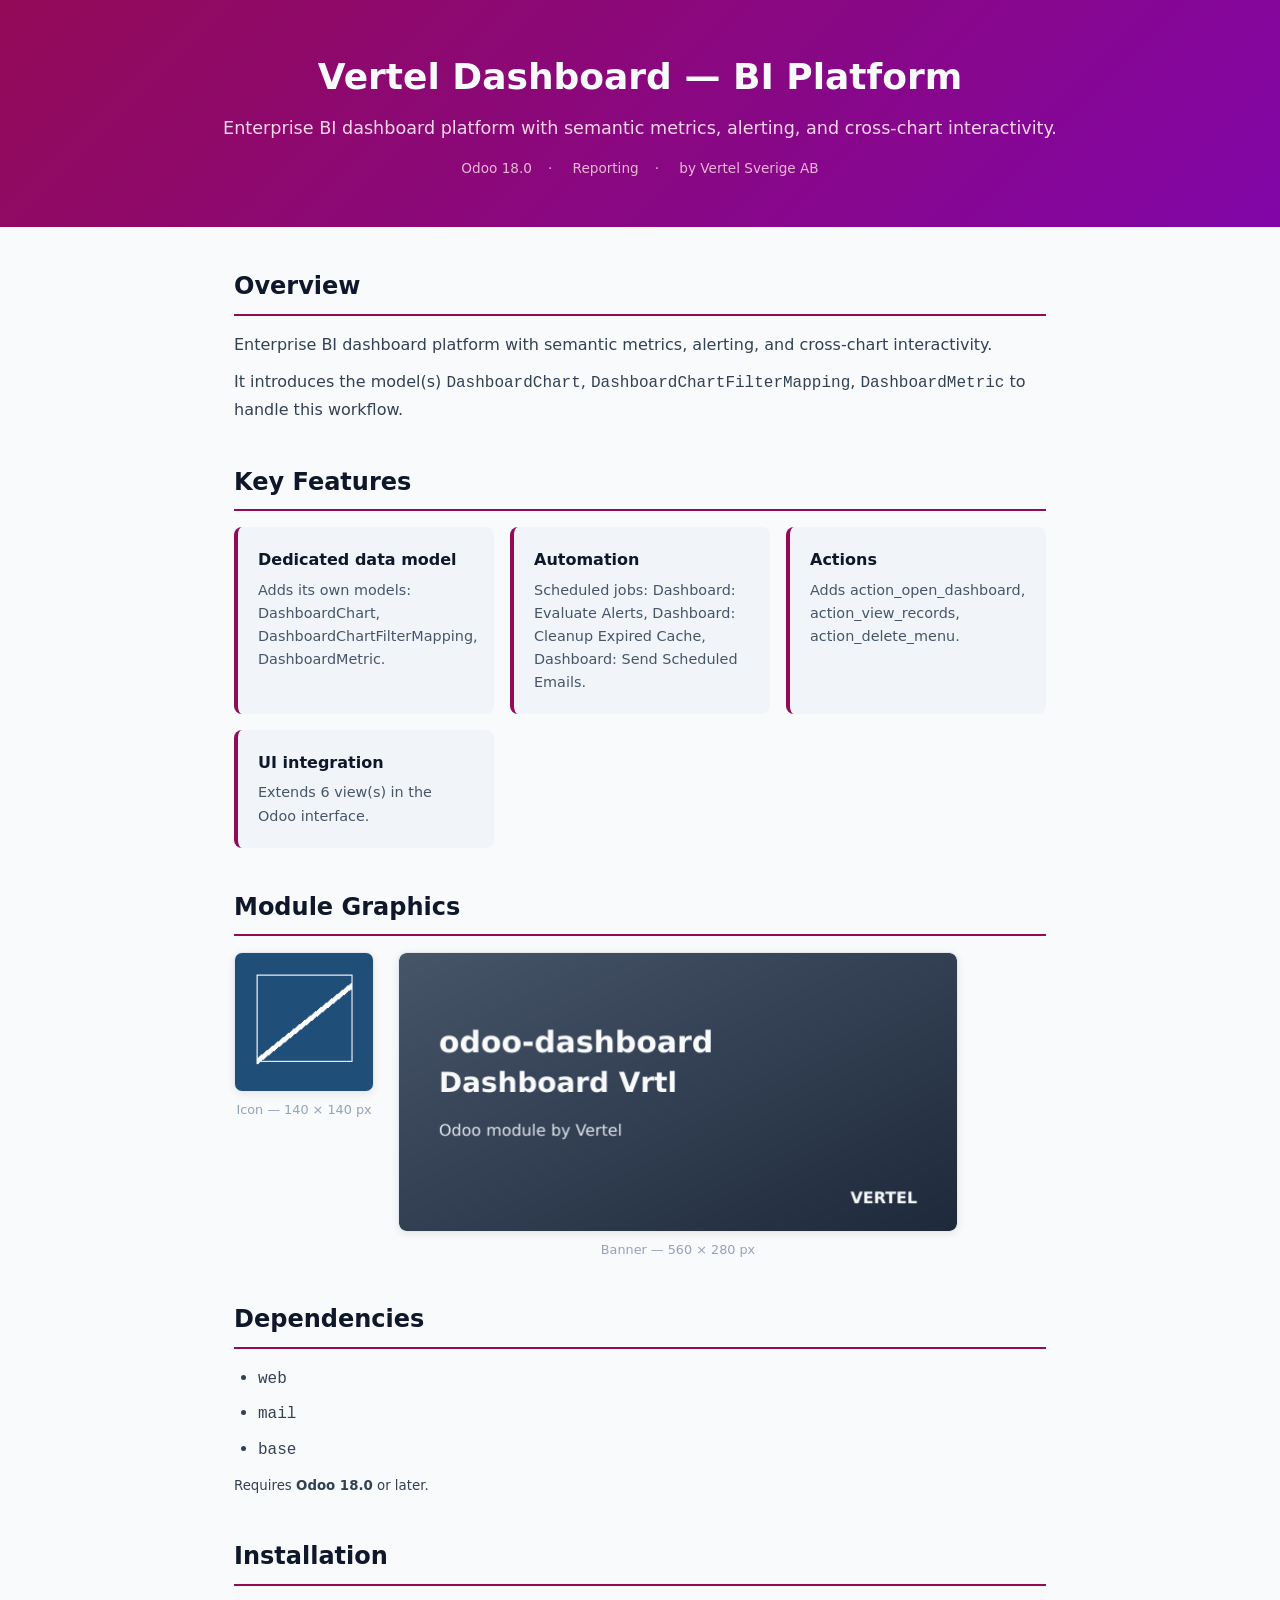
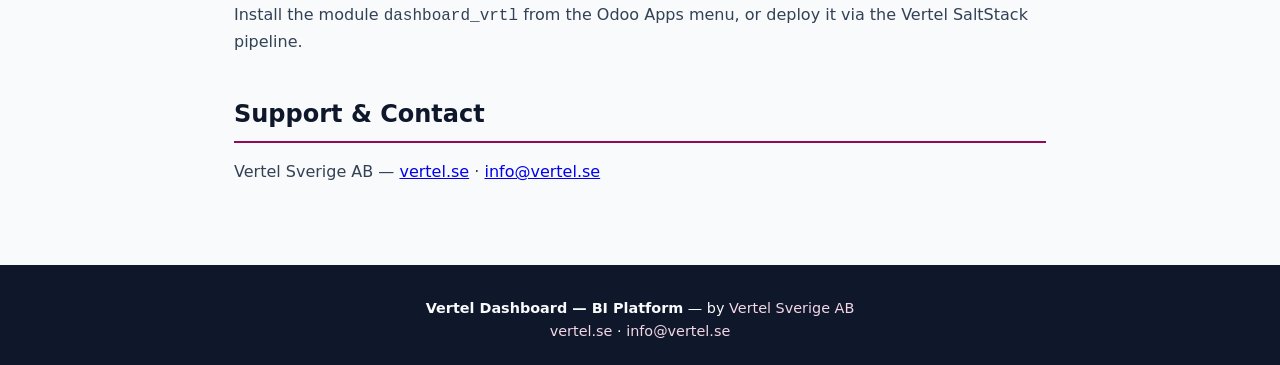
<file: dashboard_vrtl/static/description/index.html>
<!DOCTYPE html>
<html lang="en">
<head>
  <meta charset="UTF-8">
  <meta name="viewport" content="width=device-width, initial-scale=1.0">
  <title>Vertel Dashboard — BI Platform &mdash; Vertel for Odoo</title>
  <style>
    :root { --navy:#0F172A; --darkBg:#1E293B; --white:#F8FAFC; --gray:#94A3B8;
             --lightGray:#E2E8F0; --brand:#930a57; --brand2:#8105a7; }
    * { margin:0; padding:0; box-sizing:border-box; }
    body { font-family:Inter,system-ui,-apple-system,sans-serif; color:var(--darkBg);
            background:var(--white); line-height:1.6; }
    .hero { background:linear-gradient(135deg,var(--brand),var(--brand2)); color:var(--white);
             padding:48px 32px; text-align:center; }
    .hero h1 { font-size:2.25rem; font-weight:800; margin-bottom:8px; }
    .hero .subtitle { font-size:1.1rem; color:#f3d7e6; }
    .hero .meta { margin-top:16px; font-size:0.85rem; color:#e8b8d2; }
    .hero .meta span { margin:0 8px; }
    .container { max-width:860px; margin:0 auto; padding:40px 24px; }
    section { margin-bottom:40px; }
    section h2 { font-size:1.5rem; font-weight:700; color:var(--navy);
                  margin-bottom:16px; padding-bottom:8px; border-bottom:2px solid var(--brand); }
    section p, section li { font-size:1rem; color:#334155; }
    section p { margin-bottom:12px; }
    section ul { padding-left:24px; }
    section li { margin-bottom:8px; }
    .feature-grid { display:grid; grid-template-columns:repeat(auto-fit,minmax(240px,1fr));
                     gap:16px; margin-top:16px; }
    .feature-card { background:#F1F5F9; border-radius:8px; padding:20px;
                     border-left:4px solid var(--brand); }
    .feature-card h4 { font-size:1rem; font-weight:600; color:var(--navy); margin-bottom:6px; }
    .feature-card p { font-size:0.9rem; color:#475569; margin:0; }
    .screenshots { display:flex; flex-wrap:wrap; gap:24px; align-items:flex-start; }
    .screenshots figure { margin:0; text-align:center; }
    .screenshots img { display:block; border-radius:8px;
                        box-shadow:0 2px 8px rgba(0,0,0,0.08);
                        border:1px solid var(--lightGray); }
    .screenshots figcaption { margin-top:8px; font-size:0.8rem; color:var(--gray); }
    footer { background:var(--navy); color:var(--white); text-align:center;
              padding:32px 24px; font-size:0.9rem; }
    footer a { color:#f3d7e6; text-decoration:none; }
  </style>
</head>
<body>
<div class="hero">
  <h1>Vertel Dashboard — BI Platform</h1>
  <p class="subtitle">Enterprise BI dashboard platform with semantic metrics, alerting, and cross-chart interactivity.</p>
  <div class="meta">
    <span>Odoo 18.0</span><span>&middot;</span>
    <span>Reporting</span><span>&middot;</span>
    <span>by Vertel Sverige AB</span>
  </div>
</div>
<div class="container">
  <section id="overview">
    <h2>Overview</h2>
    <p>Enterprise BI dashboard platform with semantic metrics, alerting, and cross-chart interactivity.</p>
    <p>It introduces the model(s) <code>DashboardChart</code>, <code>DashboardChartFilterMapping</code>, <code>DashboardMetric</code> to handle this workflow.</p>
  </section>
  <section id="features">
    <h2>Key Features</h2>
    <div class="feature-grid">
      <div class="feature-card"><h4>Dedicated data model</h4><p>Adds its own models: DashboardChart, DashboardChartFilterMapping, DashboardMetric.</p></div>
      <div class="feature-card"><h4>Automation</h4><p>Scheduled jobs: Dashboard: Evaluate Alerts, Dashboard: Cleanup Expired Cache, Dashboard: Send Scheduled Emails.</p></div>
      <div class="feature-card"><h4>Actions</h4><p>Adds action_open_dashboard, action_view_records, action_delete_menu.</p></div>
      <div class="feature-card"><h4>UI integration</h4><p>Extends 6 view(s) in the Odoo interface.</p></div>
    </div>
  </section>
  <section id="screenshots">
    <h2>Module Graphics</h2>
    <div class="screenshots">
      <figure>
        <img src="icon.png" alt="Vertel Dashboard — BI Platform icon" width="140" height="140">
        <figcaption>Icon &mdash; 140 &times; 140 px</figcaption>
      </figure>
      <figure>
        <img src="banner.png" alt="Vertel Dashboard — BI Platform banner" width="560" height="280">
        <figcaption>Banner &mdash; 560 &times; 280 px</figcaption>
      </figure>
    </div>
  </section>
  <section id="dependencies">
    <h2>Dependencies</h2>
    <ul><li><code>web</code></li><li><code>mail</code></li><li><code>base</code></li></ul>
    <p><small>Requires <strong>Odoo 18.0</strong> or later.</small></p>
  </section>
  <section id="installation">
    <h2>Installation</h2>
    <p>Install the module <code>dashboard_vrtl</code> from the Odoo Apps menu,
       or deploy it via the Vertel SaltStack pipeline.</p>
  </section>
  <section id="support">
    <h2>Support &amp; Contact</h2>
    <p>Vertel Sverige AB &mdash; <a href="https://vertel.se">vertel.se</a> &middot;
       <a href="mailto:info@vertel.se">info@vertel.se</a></p>
  </section>
</div>
<footer>
  <p><strong>Vertel Dashboard — BI Platform</strong> &mdash; by <a href="https://vertel.se">Vertel Sverige AB</a></p>
  <p><a href="https://vertel.se">vertel.se</a> &middot;
     <a href="mailto:info@vertel.se">info@vertel.se</a></p>
</footer>
</body>
</html>
</file>
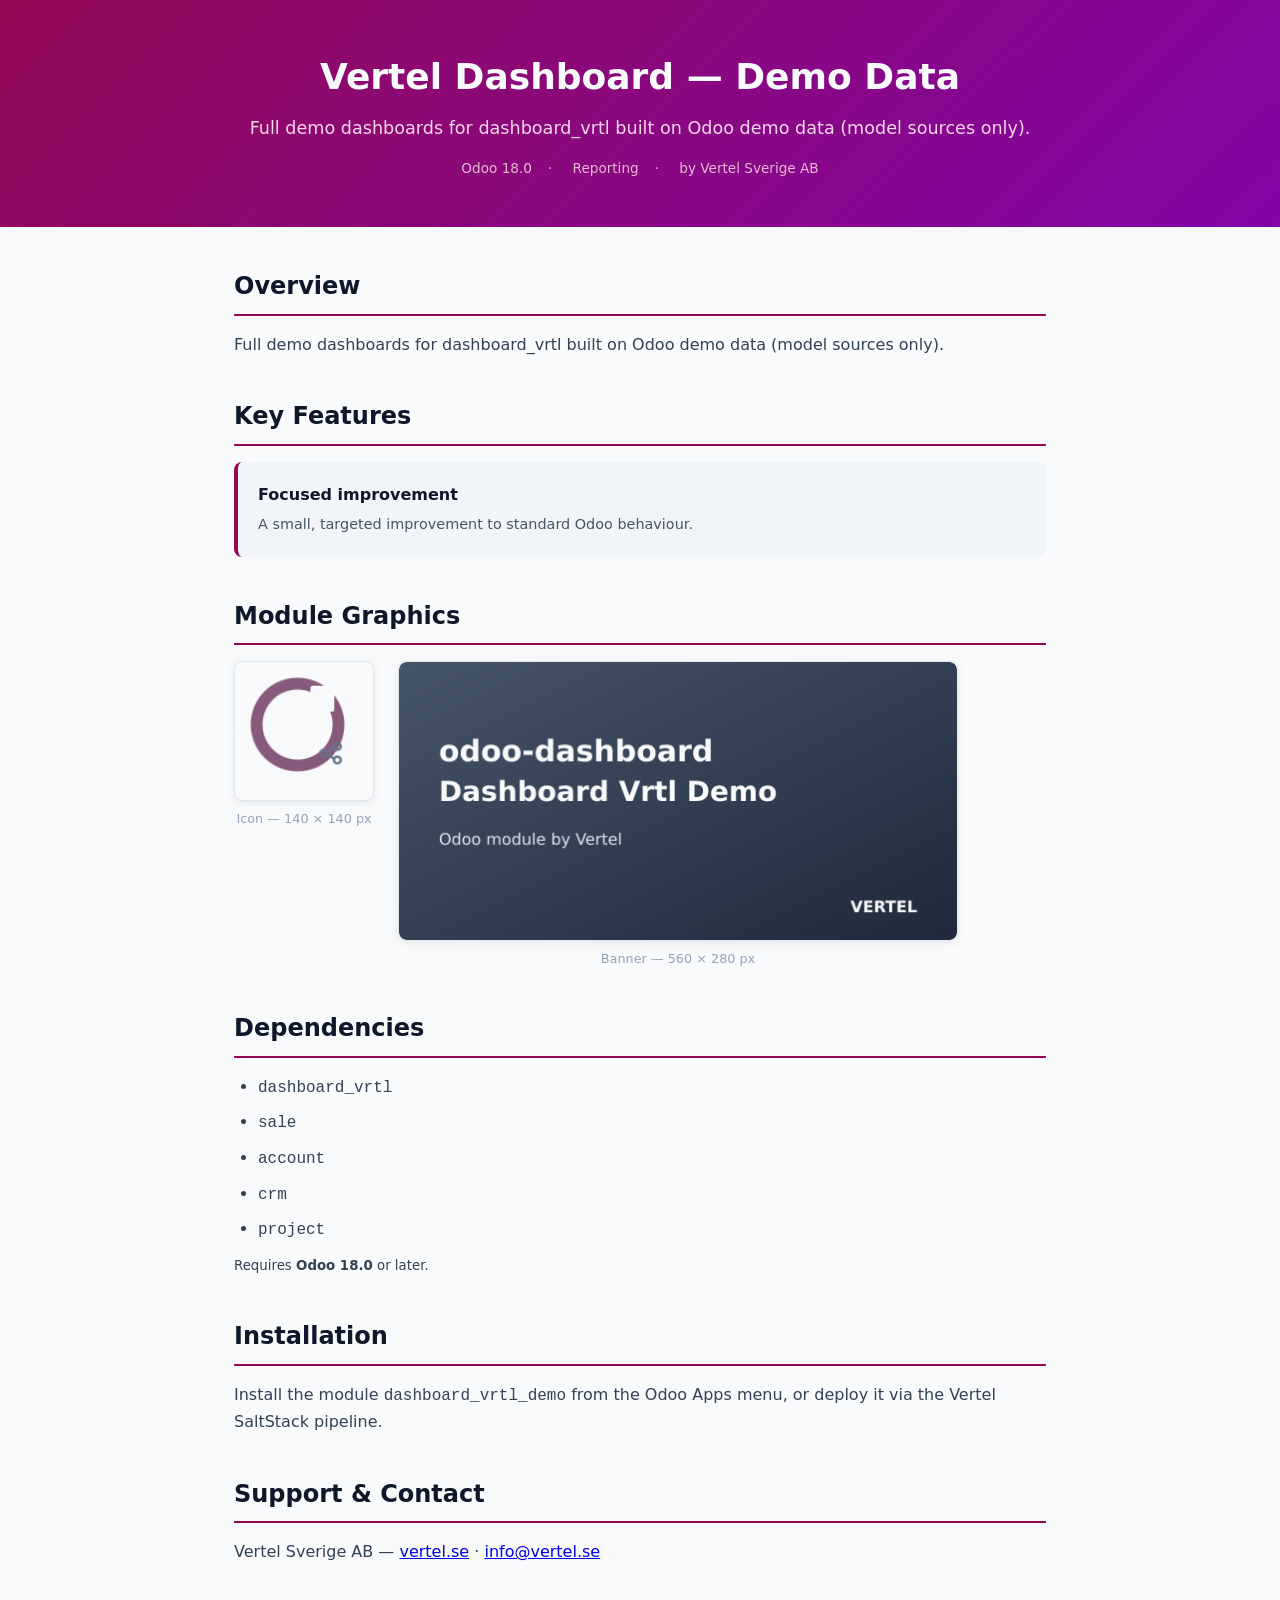
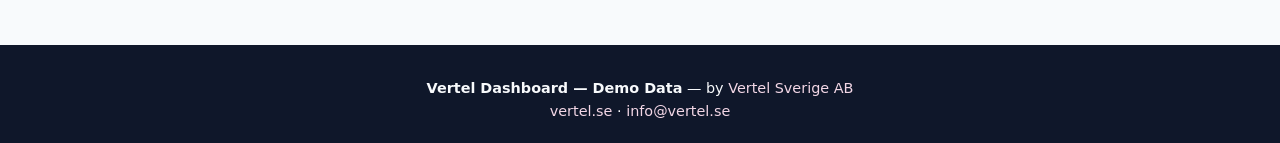
<file: dashboard_vrtl_demo/static/description/index.html>
<!DOCTYPE html>
<html lang="en">
<head>
  <meta charset="UTF-8">
  <meta name="viewport" content="width=device-width, initial-scale=1.0">
  <title>Vertel Dashboard — Demo Data &mdash; Vertel for Odoo</title>
  <style>
    :root { --navy:#0F172A; --darkBg:#1E293B; --white:#F8FAFC; --gray:#94A3B8;
             --lightGray:#E2E8F0; --brand:#930a57; --brand2:#8105a7; }
    * { margin:0; padding:0; box-sizing:border-box; }
    body { font-family:Inter,system-ui,-apple-system,sans-serif; color:var(--darkBg);
            background:var(--white); line-height:1.6; }
    .hero { background:linear-gradient(135deg,var(--brand),var(--brand2)); color:var(--white);
             padding:48px 32px; text-align:center; }
    .hero h1 { font-size:2.25rem; font-weight:800; margin-bottom:8px; }
    .hero .subtitle { font-size:1.1rem; color:#f3d7e6; }
    .hero .meta { margin-top:16px; font-size:0.85rem; color:#e8b8d2; }
    .hero .meta span { margin:0 8px; }
    .container { max-width:860px; margin:0 auto; padding:40px 24px; }
    section { margin-bottom:40px; }
    section h2 { font-size:1.5rem; font-weight:700; color:var(--navy);
                  margin-bottom:16px; padding-bottom:8px; border-bottom:2px solid var(--brand); }
    section p, section li { font-size:1rem; color:#334155; }
    section p { margin-bottom:12px; }
    section ul { padding-left:24px; }
    section li { margin-bottom:8px; }
    .feature-grid { display:grid; grid-template-columns:repeat(auto-fit,minmax(240px,1fr));
                     gap:16px; margin-top:16px; }
    .feature-card { background:#F1F5F9; border-radius:8px; padding:20px;
                     border-left:4px solid var(--brand); }
    .feature-card h4 { font-size:1rem; font-weight:600; color:var(--navy); margin-bottom:6px; }
    .feature-card p { font-size:0.9rem; color:#475569; margin:0; }
    .screenshots { display:flex; flex-wrap:wrap; gap:24px; align-items:flex-start; }
    .screenshots figure { margin:0; text-align:center; }
    .screenshots img { display:block; border-radius:8px;
                        box-shadow:0 2px 8px rgba(0,0,0,0.08);
                        border:1px solid var(--lightGray); }
    .screenshots figcaption { margin-top:8px; font-size:0.8rem; color:var(--gray); }
    footer { background:var(--navy); color:var(--white); text-align:center;
              padding:32px 24px; font-size:0.9rem; }
    footer a { color:#f3d7e6; text-decoration:none; }
  </style>
</head>
<body>
<div class="hero">
  <h1>Vertel Dashboard — Demo Data</h1>
  <p class="subtitle">Full demo dashboards for dashboard_vrtl built on Odoo demo data (model sources only).</p>
  <div class="meta">
    <span>Odoo 18.0</span><span>&middot;</span>
    <span>Reporting</span><span>&middot;</span>
    <span>by Vertel Sverige AB</span>
  </div>
</div>
<div class="container">
  <section id="overview">
    <h2>Overview</h2>
    <p>Full demo dashboards for dashboard_vrtl built on Odoo demo data (model sources only).</p>
  </section>
  <section id="features">
    <h2>Key Features</h2>
    <div class="feature-grid">
      <div class="feature-card"><h4>Focused improvement</h4><p>A small, targeted improvement to standard Odoo behaviour.</p></div>
    </div>
  </section>
  <section id="screenshots">
    <h2>Module Graphics</h2>
    <div class="screenshots">
      <figure>
        <img src="icon.png" alt="Vertel Dashboard — Demo Data icon" width="140" height="140">
        <figcaption>Icon &mdash; 140 &times; 140 px</figcaption>
      </figure>
      <figure>
        <img src="banner.png" alt="Vertel Dashboard — Demo Data banner" width="560" height="280">
        <figcaption>Banner &mdash; 560 &times; 280 px</figcaption>
      </figure>
    </div>
  </section>
  <section id="dependencies">
    <h2>Dependencies</h2>
    <ul><li><code>dashboard_vrtl</code></li><li><code>sale</code></li><li><code>account</code></li><li><code>crm</code></li><li><code>project</code></li></ul>
    <p><small>Requires <strong>Odoo 18.0</strong> or later.</small></p>
  </section>
  <section id="installation">
    <h2>Installation</h2>
    <p>Install the module <code>dashboard_vrtl_demo</code> from the Odoo Apps menu,
       or deploy it via the Vertel SaltStack pipeline.</p>
  </section>
  <section id="support">
    <h2>Support &amp; Contact</h2>
    <p>Vertel Sverige AB &mdash; <a href="https://vertel.se">vertel.se</a> &middot;
       <a href="mailto:info@vertel.se">info@vertel.se</a></p>
  </section>
</div>
<footer>
  <p><strong>Vertel Dashboard — Demo Data</strong> &mdash; by <a href="https://vertel.se">Vertel Sverige AB</a></p>
  <p><a href="https://vertel.se">vertel.se</a> &middot;
     <a href="mailto:info@vertel.se">info@vertel.se</a></p>
</footer>
</body>
</html>
</file>
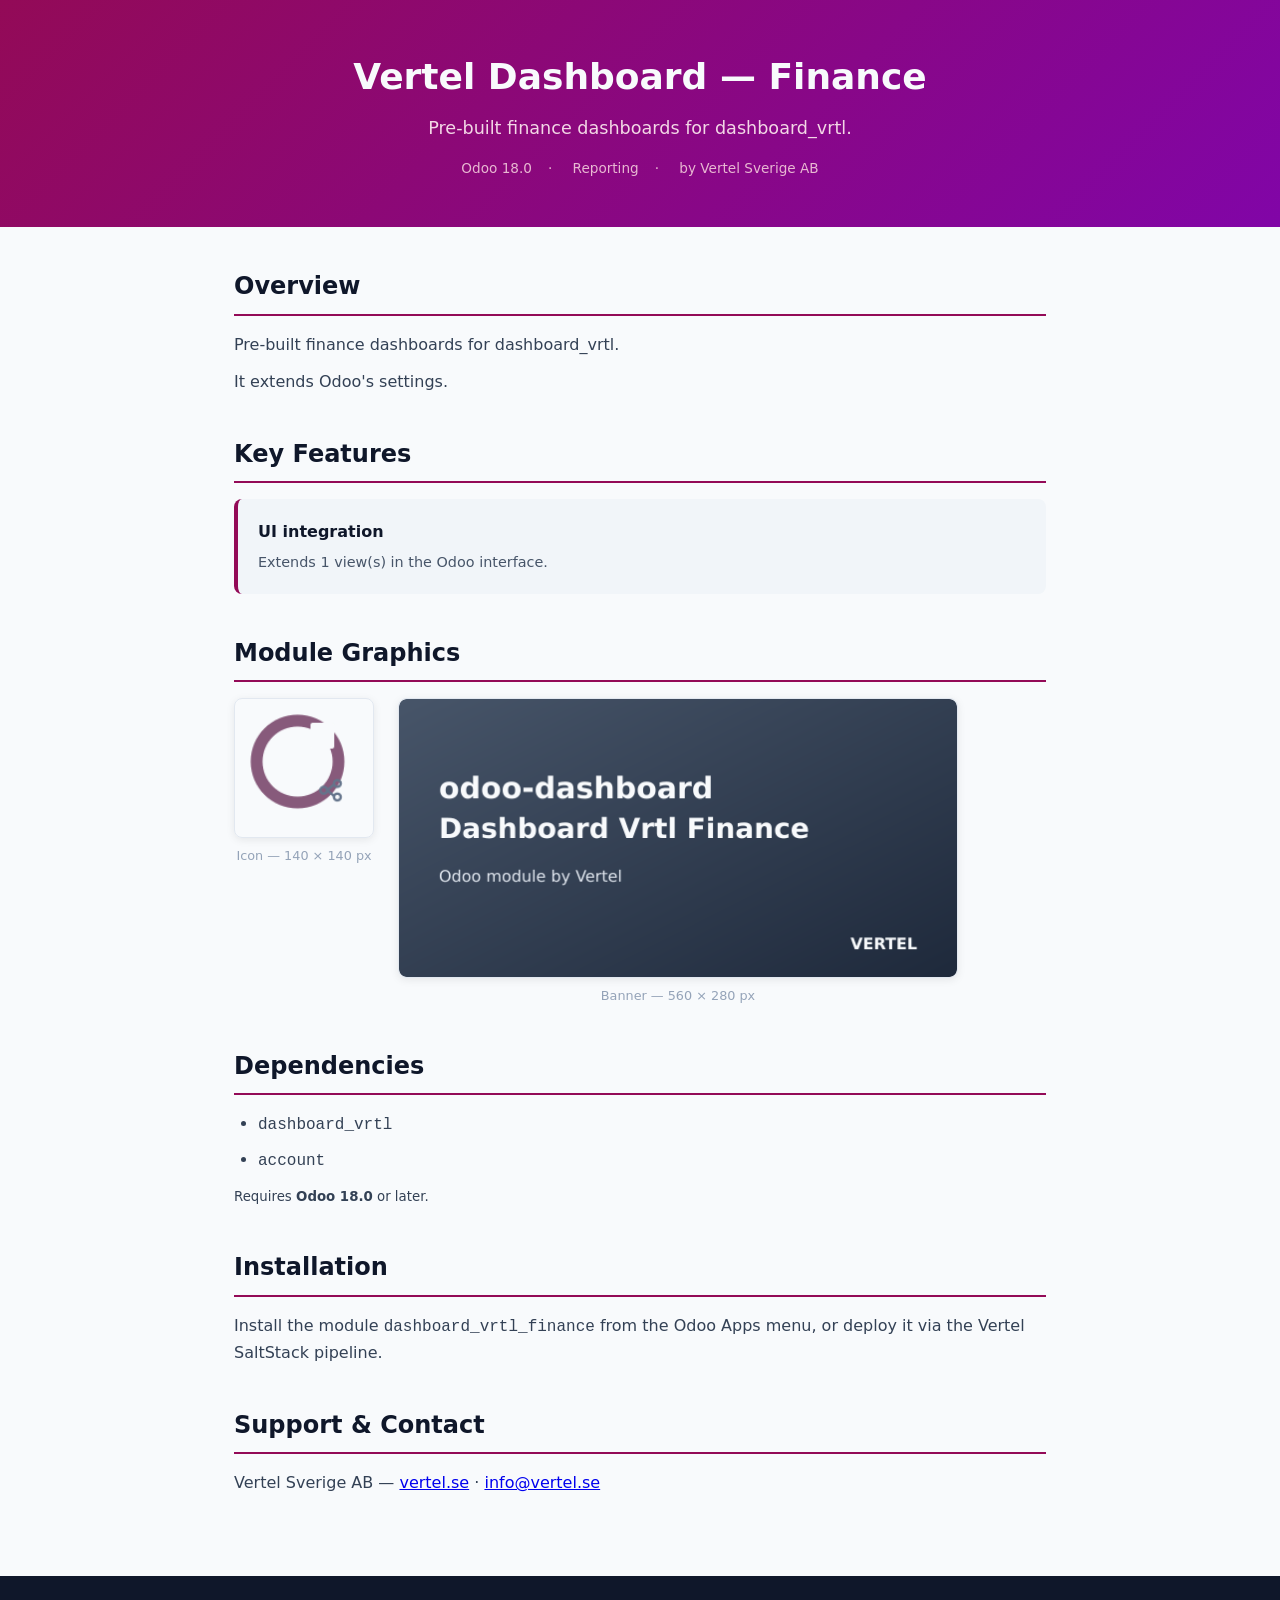
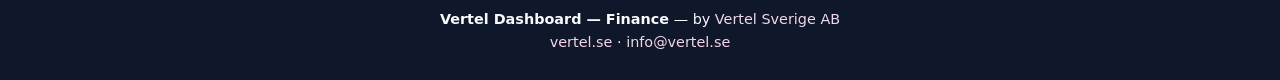
<file: dashboard_vrtl_finance/static/description/index.html>
<!DOCTYPE html>
<html lang="en">
<head>
  <meta charset="UTF-8">
  <meta name="viewport" content="width=device-width, initial-scale=1.0">
  <title>Vertel Dashboard — Finance &mdash; Vertel for Odoo</title>
  <style>
    :root { --navy:#0F172A; --darkBg:#1E293B; --white:#F8FAFC; --gray:#94A3B8;
             --lightGray:#E2E8F0; --brand:#930a57; --brand2:#8105a7; }
    * { margin:0; padding:0; box-sizing:border-box; }
    body { font-family:Inter,system-ui,-apple-system,sans-serif; color:var(--darkBg);
            background:var(--white); line-height:1.6; }
    .hero { background:linear-gradient(135deg,var(--brand),var(--brand2)); color:var(--white);
             padding:48px 32px; text-align:center; }
    .hero h1 { font-size:2.25rem; font-weight:800; margin-bottom:8px; }
    .hero .subtitle { font-size:1.1rem; color:#f3d7e6; }
    .hero .meta { margin-top:16px; font-size:0.85rem; color:#e8b8d2; }
    .hero .meta span { margin:0 8px; }
    .container { max-width:860px; margin:0 auto; padding:40px 24px; }
    section { margin-bottom:40px; }
    section h2 { font-size:1.5rem; font-weight:700; color:var(--navy);
                  margin-bottom:16px; padding-bottom:8px; border-bottom:2px solid var(--brand); }
    section p, section li { font-size:1rem; color:#334155; }
    section p { margin-bottom:12px; }
    section ul { padding-left:24px; }
    section li { margin-bottom:8px; }
    .feature-grid { display:grid; grid-template-columns:repeat(auto-fit,minmax(240px,1fr));
                     gap:16px; margin-top:16px; }
    .feature-card { background:#F1F5F9; border-radius:8px; padding:20px;
                     border-left:4px solid var(--brand); }
    .feature-card h4 { font-size:1rem; font-weight:600; color:var(--navy); margin-bottom:6px; }
    .feature-card p { font-size:0.9rem; color:#475569; margin:0; }
    .screenshots { display:flex; flex-wrap:wrap; gap:24px; align-items:flex-start; }
    .screenshots figure { margin:0; text-align:center; }
    .screenshots img { display:block; border-radius:8px;
                        box-shadow:0 2px 8px rgba(0,0,0,0.08);
                        border:1px solid var(--lightGray); }
    .screenshots figcaption { margin-top:8px; font-size:0.8rem; color:var(--gray); }
    footer { background:var(--navy); color:var(--white); text-align:center;
              padding:32px 24px; font-size:0.9rem; }
    footer a { color:#f3d7e6; text-decoration:none; }
  </style>
</head>
<body>
<div class="hero">
  <h1>Vertel Dashboard — Finance</h1>
  <p class="subtitle">Pre-built finance dashboards for dashboard_vrtl.</p>
  <div class="meta">
    <span>Odoo 18.0</span><span>&middot;</span>
    <span>Reporting</span><span>&middot;</span>
    <span>by Vertel Sverige AB</span>
  </div>
</div>
<div class="container">
  <section id="overview">
    <h2>Overview</h2>
    <p>Pre-built finance dashboards for dashboard_vrtl.</p>
    <p>It extends Odoo's settings.</p>
  </section>
  <section id="features">
    <h2>Key Features</h2>
    <div class="feature-grid">
      <div class="feature-card"><h4>UI integration</h4><p>Extends 1 view(s) in the Odoo interface.</p></div>
    </div>
  </section>
  <section id="screenshots">
    <h2>Module Graphics</h2>
    <div class="screenshots">
      <figure>
        <img src="icon.png" alt="Vertel Dashboard — Finance icon" width="140" height="140">
        <figcaption>Icon &mdash; 140 &times; 140 px</figcaption>
      </figure>
      <figure>
        <img src="banner.png" alt="Vertel Dashboard — Finance banner" width="560" height="280">
        <figcaption>Banner &mdash; 560 &times; 280 px</figcaption>
      </figure>
    </div>
  </section>
  <section id="dependencies">
    <h2>Dependencies</h2>
    <ul><li><code>dashboard_vrtl</code></li><li><code>account</code></li></ul>
    <p><small>Requires <strong>Odoo 18.0</strong> or later.</small></p>
  </section>
  <section id="installation">
    <h2>Installation</h2>
    <p>Install the module <code>dashboard_vrtl_finance</code> from the Odoo Apps menu,
       or deploy it via the Vertel SaltStack pipeline.</p>
  </section>
  <section id="support">
    <h2>Support &amp; Contact</h2>
    <p>Vertel Sverige AB &mdash; <a href="https://vertel.se">vertel.se</a> &middot;
       <a href="mailto:info@vertel.se">info@vertel.se</a></p>
  </section>
</div>
<footer>
  <p><strong>Vertel Dashboard — Finance</strong> &mdash; by <a href="https://vertel.se">Vertel Sverige AB</a></p>
  <p><a href="https://vertel.se">vertel.se</a> &middot;
     <a href="mailto:info@vertel.se">info@vertel.se</a></p>
</footer>
</body>
</html>
</file>
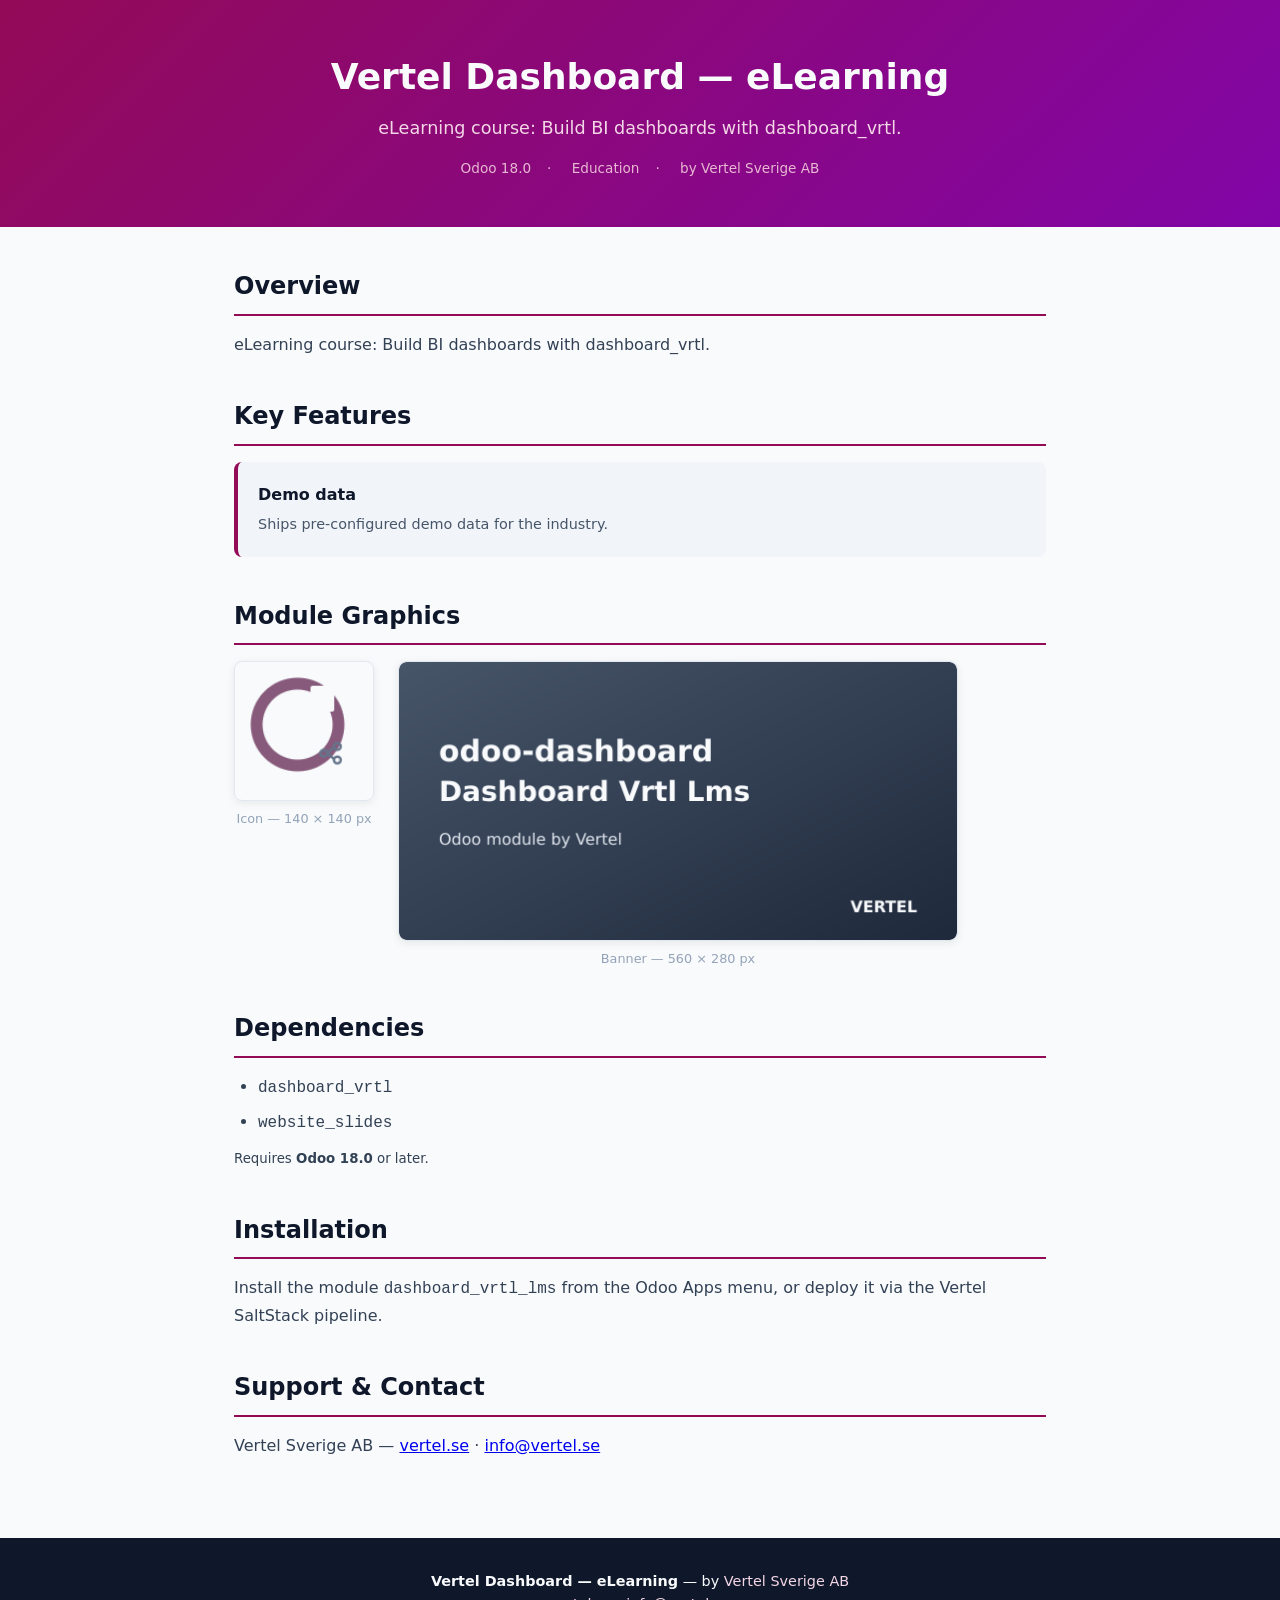
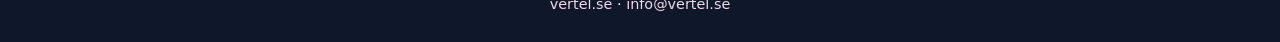
<file: dashboard_vrtl_lms/static/description/index.html>
<!DOCTYPE html>
<html lang="en">
<head>
  <meta charset="UTF-8">
  <meta name="viewport" content="width=device-width, initial-scale=1.0">
  <title>Vertel Dashboard — eLearning &mdash; Vertel for Odoo</title>
  <style>
    :root { --navy:#0F172A; --darkBg:#1E293B; --white:#F8FAFC; --gray:#94A3B8;
             --lightGray:#E2E8F0; --brand:#930a57; --brand2:#8105a7; }
    * { margin:0; padding:0; box-sizing:border-box; }
    body { font-family:Inter,system-ui,-apple-system,sans-serif; color:var(--darkBg);
            background:var(--white); line-height:1.6; }
    .hero { background:linear-gradient(135deg,var(--brand),var(--brand2)); color:var(--white);
             padding:48px 32px; text-align:center; }
    .hero h1 { font-size:2.25rem; font-weight:800; margin-bottom:8px; }
    .hero .subtitle { font-size:1.1rem; color:#f3d7e6; }
    .hero .meta { margin-top:16px; font-size:0.85rem; color:#e8b8d2; }
    .hero .meta span { margin:0 8px; }
    .container { max-width:860px; margin:0 auto; padding:40px 24px; }
    section { margin-bottom:40px; }
    section h2 { font-size:1.5rem; font-weight:700; color:var(--navy);
                  margin-bottom:16px; padding-bottom:8px; border-bottom:2px solid var(--brand); }
    section p, section li { font-size:1rem; color:#334155; }
    section p { margin-bottom:12px; }
    section ul { padding-left:24px; }
    section li { margin-bottom:8px; }
    .feature-grid { display:grid; grid-template-columns:repeat(auto-fit,minmax(240px,1fr));
                     gap:16px; margin-top:16px; }
    .feature-card { background:#F1F5F9; border-radius:8px; padding:20px;
                     border-left:4px solid var(--brand); }
    .feature-card h4 { font-size:1rem; font-weight:600; color:var(--navy); margin-bottom:6px; }
    .feature-card p { font-size:0.9rem; color:#475569; margin:0; }
    .screenshots { display:flex; flex-wrap:wrap; gap:24px; align-items:flex-start; }
    .screenshots figure { margin:0; text-align:center; }
    .screenshots img { display:block; border-radius:8px;
                        box-shadow:0 2px 8px rgba(0,0,0,0.08);
                        border:1px solid var(--lightGray); }
    .screenshots figcaption { margin-top:8px; font-size:0.8rem; color:var(--gray); }
    footer { background:var(--navy); color:var(--white); text-align:center;
              padding:32px 24px; font-size:0.9rem; }
    footer a { color:#f3d7e6; text-decoration:none; }
  </style>
</head>
<body>
<div class="hero">
  <h1>Vertel Dashboard — eLearning</h1>
  <p class="subtitle">eLearning course: Build BI dashboards with dashboard_vrtl.</p>
  <div class="meta">
    <span>Odoo 18.0</span><span>&middot;</span>
    <span>Education</span><span>&middot;</span>
    <span>by Vertel Sverige AB</span>
  </div>
</div>
<div class="container">
  <section id="overview">
    <h2>Overview</h2>
    <p>eLearning course: Build BI dashboards with dashboard_vrtl.</p>
  </section>
  <section id="features">
    <h2>Key Features</h2>
    <div class="feature-grid">
      <div class="feature-card"><h4>Demo data</h4><p>Ships pre-configured demo data for the industry.</p></div>
    </div>
  </section>
  <section id="screenshots">
    <h2>Module Graphics</h2>
    <div class="screenshots">
      <figure>
        <img src="icon.png" alt="Vertel Dashboard — eLearning icon" width="140" height="140">
        <figcaption>Icon &mdash; 140 &times; 140 px</figcaption>
      </figure>
      <figure>
        <img src="banner.png" alt="Vertel Dashboard — eLearning banner" width="560" height="280">
        <figcaption>Banner &mdash; 560 &times; 280 px</figcaption>
      </figure>
    </div>
  </section>
  <section id="dependencies">
    <h2>Dependencies</h2>
    <ul><li><code>dashboard_vrtl</code></li><li><code>website_slides</code></li></ul>
    <p><small>Requires <strong>Odoo 18.0</strong> or later.</small></p>
  </section>
  <section id="installation">
    <h2>Installation</h2>
    <p>Install the module <code>dashboard_vrtl_lms</code> from the Odoo Apps menu,
       or deploy it via the Vertel SaltStack pipeline.</p>
  </section>
  <section id="support">
    <h2>Support &amp; Contact</h2>
    <p>Vertel Sverige AB &mdash; <a href="https://vertel.se">vertel.se</a> &middot;
       <a href="mailto:info@vertel.se">info@vertel.se</a></p>
  </section>
</div>
<footer>
  <p><strong>Vertel Dashboard — eLearning</strong> &mdash; by <a href="https://vertel.se">Vertel Sverige AB</a></p>
  <p><a href="https://vertel.se">vertel.se</a> &middot;
     <a href="mailto:info@vertel.se">info@vertel.se</a></p>
</footer>
</body>
</html>
</file>
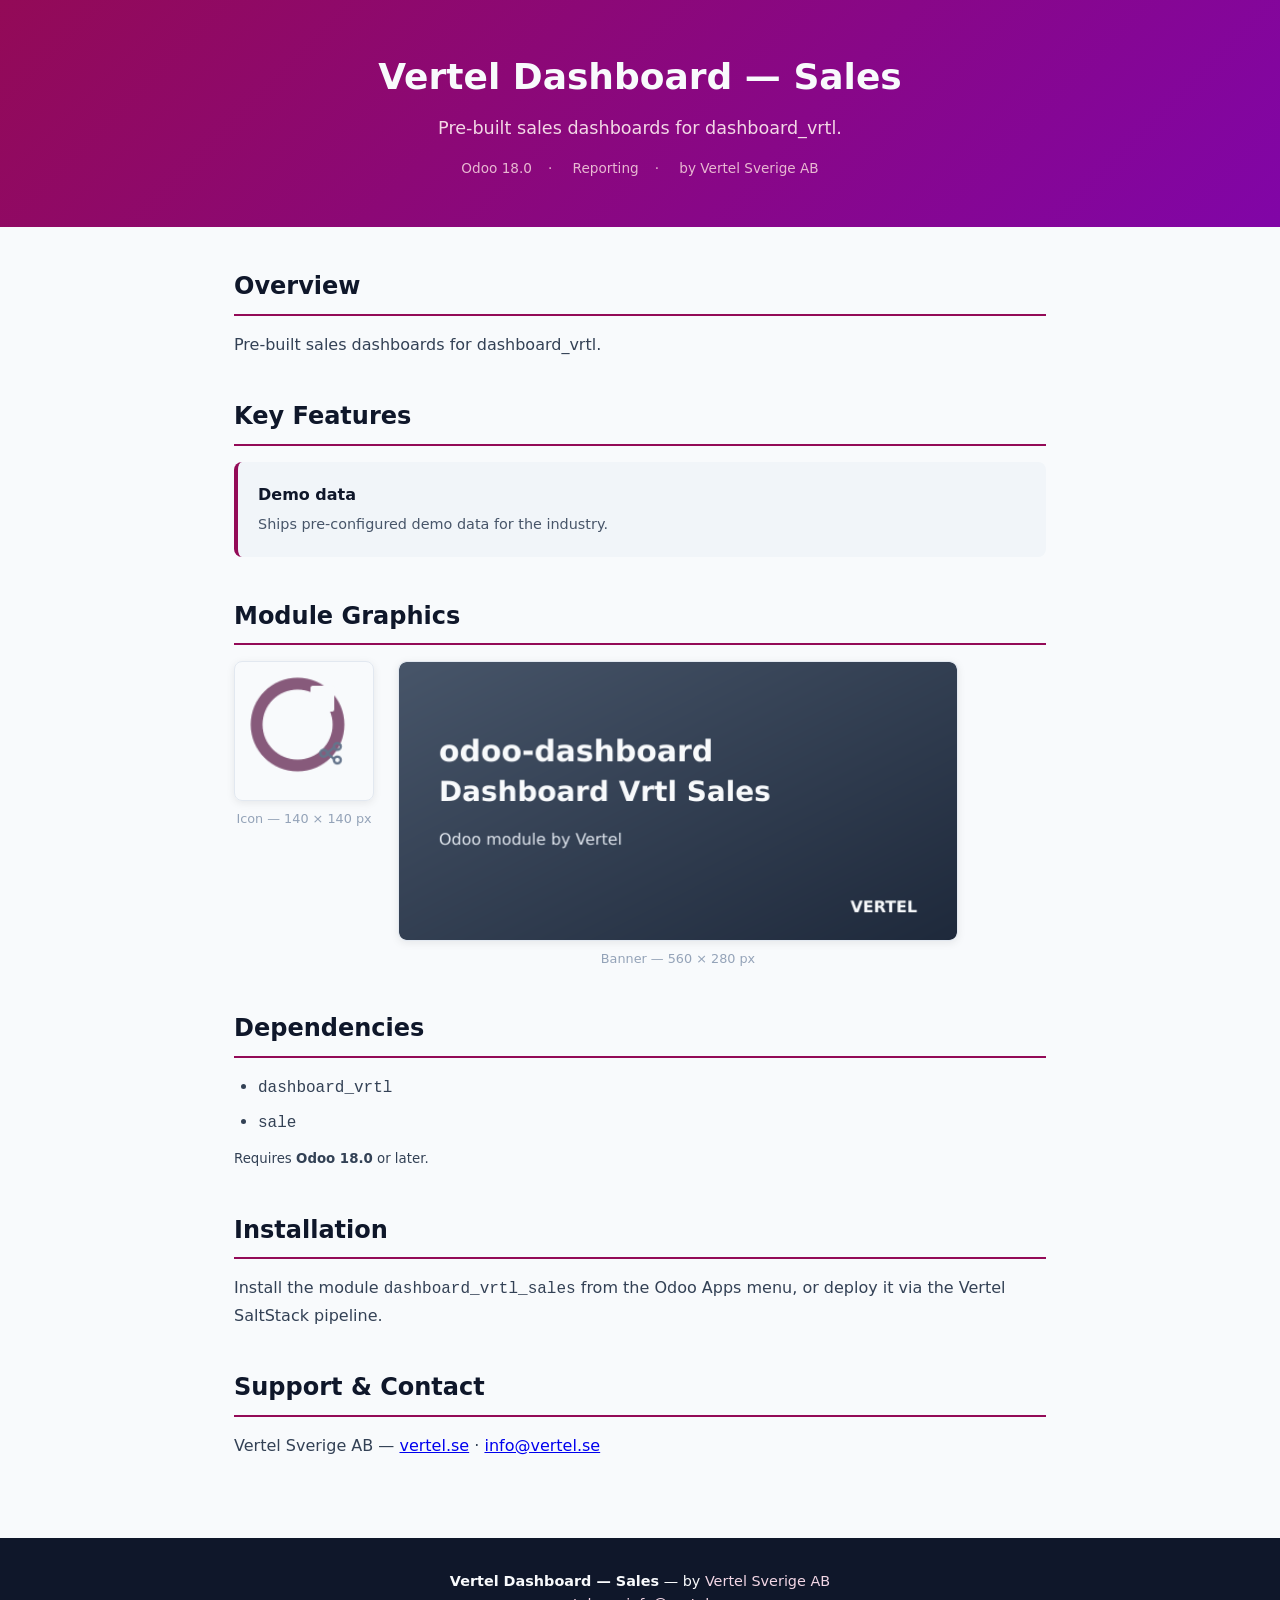
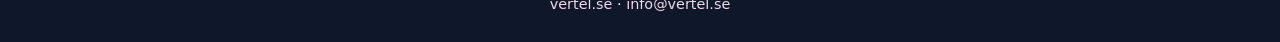
<file: dashboard_vrtl_sales/static/description/index.html>
<!DOCTYPE html>
<html lang="en">
<head>
  <meta charset="UTF-8">
  <meta name="viewport" content="width=device-width, initial-scale=1.0">
  <title>Vertel Dashboard — Sales &mdash; Vertel for Odoo</title>
  <style>
    :root { --navy:#0F172A; --darkBg:#1E293B; --white:#F8FAFC; --gray:#94A3B8;
             --lightGray:#E2E8F0; --brand:#930a57; --brand2:#8105a7; }
    * { margin:0; padding:0; box-sizing:border-box; }
    body { font-family:Inter,system-ui,-apple-system,sans-serif; color:var(--darkBg);
            background:var(--white); line-height:1.6; }
    .hero { background:linear-gradient(135deg,var(--brand),var(--brand2)); color:var(--white);
             padding:48px 32px; text-align:center; }
    .hero h1 { font-size:2.25rem; font-weight:800; margin-bottom:8px; }
    .hero .subtitle { font-size:1.1rem; color:#f3d7e6; }
    .hero .meta { margin-top:16px; font-size:0.85rem; color:#e8b8d2; }
    .hero .meta span { margin:0 8px; }
    .container { max-width:860px; margin:0 auto; padding:40px 24px; }
    section { margin-bottom:40px; }
    section h2 { font-size:1.5rem; font-weight:700; color:var(--navy);
                  margin-bottom:16px; padding-bottom:8px; border-bottom:2px solid var(--brand); }
    section p, section li { font-size:1rem; color:#334155; }
    section p { margin-bottom:12px; }
    section ul { padding-left:24px; }
    section li { margin-bottom:8px; }
    .feature-grid { display:grid; grid-template-columns:repeat(auto-fit,minmax(240px,1fr));
                     gap:16px; margin-top:16px; }
    .feature-card { background:#F1F5F9; border-radius:8px; padding:20px;
                     border-left:4px solid var(--brand); }
    .feature-card h4 { font-size:1rem; font-weight:600; color:var(--navy); margin-bottom:6px; }
    .feature-card p { font-size:0.9rem; color:#475569; margin:0; }
    .screenshots { display:flex; flex-wrap:wrap; gap:24px; align-items:flex-start; }
    .screenshots figure { margin:0; text-align:center; }
    .screenshots img { display:block; border-radius:8px;
                        box-shadow:0 2px 8px rgba(0,0,0,0.08);
                        border:1px solid var(--lightGray); }
    .screenshots figcaption { margin-top:8px; font-size:0.8rem; color:var(--gray); }
    footer { background:var(--navy); color:var(--white); text-align:center;
              padding:32px 24px; font-size:0.9rem; }
    footer a { color:#f3d7e6; text-decoration:none; }
  </style>
</head>
<body>
<div class="hero">
  <h1>Vertel Dashboard — Sales</h1>
  <p class="subtitle">Pre-built sales dashboards for dashboard_vrtl.</p>
  <div class="meta">
    <span>Odoo 18.0</span><span>&middot;</span>
    <span>Reporting</span><span>&middot;</span>
    <span>by Vertel Sverige AB</span>
  </div>
</div>
<div class="container">
  <section id="overview">
    <h2>Overview</h2>
    <p>Pre-built sales dashboards for dashboard_vrtl.</p>
  </section>
  <section id="features">
    <h2>Key Features</h2>
    <div class="feature-grid">
      <div class="feature-card"><h4>Demo data</h4><p>Ships pre-configured demo data for the industry.</p></div>
    </div>
  </section>
  <section id="screenshots">
    <h2>Module Graphics</h2>
    <div class="screenshots">
      <figure>
        <img src="icon.png" alt="Vertel Dashboard — Sales icon" width="140" height="140">
        <figcaption>Icon &mdash; 140 &times; 140 px</figcaption>
      </figure>
      <figure>
        <img src="banner.png" alt="Vertel Dashboard — Sales banner" width="560" height="280">
        <figcaption>Banner &mdash; 560 &times; 280 px</figcaption>
      </figure>
    </div>
  </section>
  <section id="dependencies">
    <h2>Dependencies</h2>
    <ul><li><code>dashboard_vrtl</code></li><li><code>sale</code></li></ul>
    <p><small>Requires <strong>Odoo 18.0</strong> or later.</small></p>
  </section>
  <section id="installation">
    <h2>Installation</h2>
    <p>Install the module <code>dashboard_vrtl_sales</code> from the Odoo Apps menu,
       or deploy it via the Vertel SaltStack pipeline.</p>
  </section>
  <section id="support">
    <h2>Support &amp; Contact</h2>
    <p>Vertel Sverige AB &mdash; <a href="https://vertel.se">vertel.se</a> &middot;
       <a href="mailto:info@vertel.se">info@vertel.se</a></p>
  </section>
</div>
<footer>
  <p><strong>Vertel Dashboard — Sales</strong> &mdash; by <a href="https://vertel.se">Vertel Sverige AB</a></p>
  <p><a href="https://vertel.se">vertel.se</a> &middot;
     <a href="mailto:info@vertel.se">info@vertel.se</a></p>
</footer>
</body>
</html>
</file>
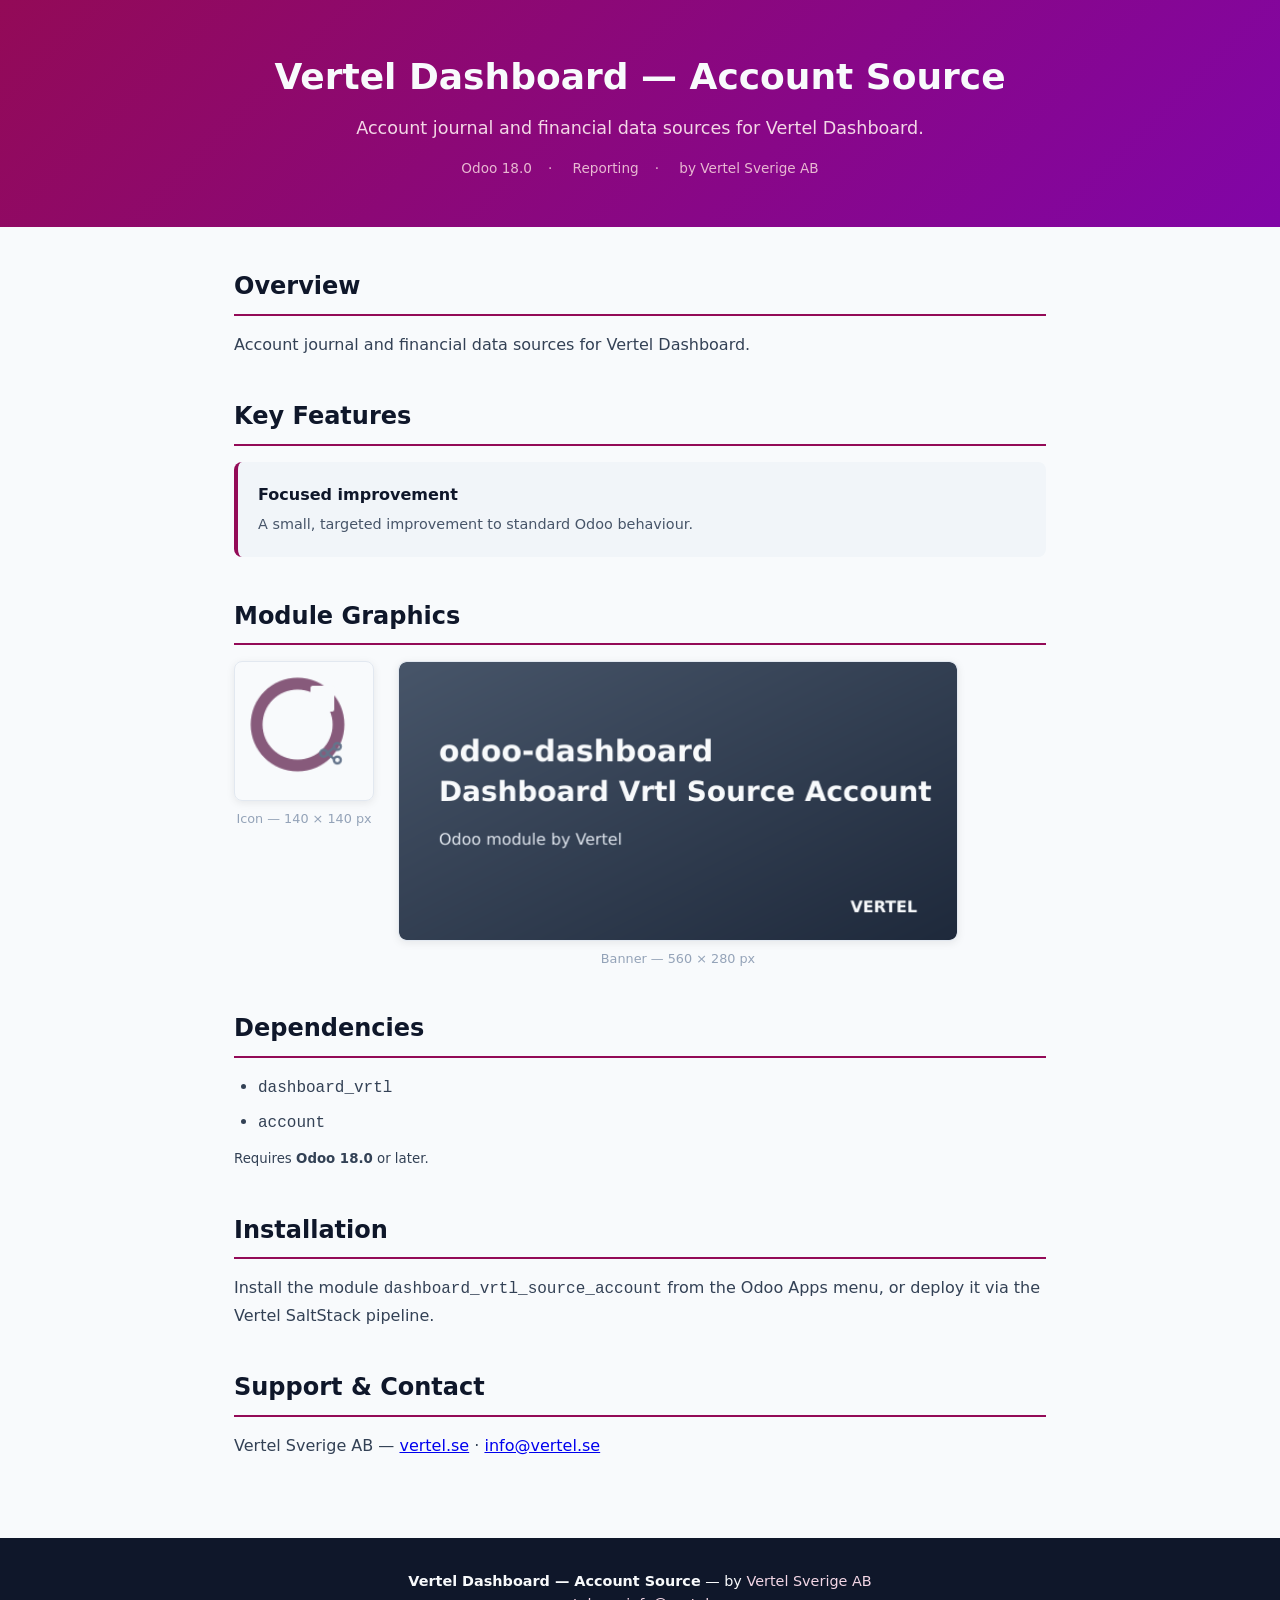
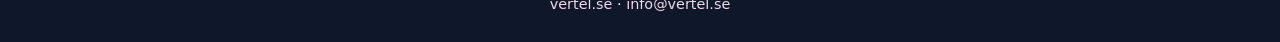
<file: dashboard_vrtl_source_account/static/description/index.html>
<!DOCTYPE html>
<html lang="en">
<head>
  <meta charset="UTF-8">
  <meta name="viewport" content="width=device-width, initial-scale=1.0">
  <title>Vertel Dashboard — Account Source &mdash; Vertel for Odoo</title>
  <style>
    :root { --navy:#0F172A; --darkBg:#1E293B; --white:#F8FAFC; --gray:#94A3B8;
             --lightGray:#E2E8F0; --brand:#930a57; --brand2:#8105a7; }
    * { margin:0; padding:0; box-sizing:border-box; }
    body { font-family:Inter,system-ui,-apple-system,sans-serif; color:var(--darkBg);
            background:var(--white); line-height:1.6; }
    .hero { background:linear-gradient(135deg,var(--brand),var(--brand2)); color:var(--white);
             padding:48px 32px; text-align:center; }
    .hero h1 { font-size:2.25rem; font-weight:800; margin-bottom:8px; }
    .hero .subtitle { font-size:1.1rem; color:#f3d7e6; }
    .hero .meta { margin-top:16px; font-size:0.85rem; color:#e8b8d2; }
    .hero .meta span { margin:0 8px; }
    .container { max-width:860px; margin:0 auto; padding:40px 24px; }
    section { margin-bottom:40px; }
    section h2 { font-size:1.5rem; font-weight:700; color:var(--navy);
                  margin-bottom:16px; padding-bottom:8px; border-bottom:2px solid var(--brand); }
    section p, section li { font-size:1rem; color:#334155; }
    section p { margin-bottom:12px; }
    section ul { padding-left:24px; }
    section li { margin-bottom:8px; }
    .feature-grid { display:grid; grid-template-columns:repeat(auto-fit,minmax(240px,1fr));
                     gap:16px; margin-top:16px; }
    .feature-card { background:#F1F5F9; border-radius:8px; padding:20px;
                     border-left:4px solid var(--brand); }
    .feature-card h4 { font-size:1rem; font-weight:600; color:var(--navy); margin-bottom:6px; }
    .feature-card p { font-size:0.9rem; color:#475569; margin:0; }
    .screenshots { display:flex; flex-wrap:wrap; gap:24px; align-items:flex-start; }
    .screenshots figure { margin:0; text-align:center; }
    .screenshots img { display:block; border-radius:8px;
                        box-shadow:0 2px 8px rgba(0,0,0,0.08);
                        border:1px solid var(--lightGray); }
    .screenshots figcaption { margin-top:8px; font-size:0.8rem; color:var(--gray); }
    footer { background:var(--navy); color:var(--white); text-align:center;
              padding:32px 24px; font-size:0.9rem; }
    footer a { color:#f3d7e6; text-decoration:none; }
  </style>
</head>
<body>
<div class="hero">
  <h1>Vertel Dashboard — Account Source</h1>
  <p class="subtitle">Account journal and financial data sources for Vertel Dashboard.</p>
  <div class="meta">
    <span>Odoo 18.0</span><span>&middot;</span>
    <span>Reporting</span><span>&middot;</span>
    <span>by Vertel Sverige AB</span>
  </div>
</div>
<div class="container">
  <section id="overview">
    <h2>Overview</h2>
    <p>Account journal and financial data sources for Vertel Dashboard.</p>
  </section>
  <section id="features">
    <h2>Key Features</h2>
    <div class="feature-grid">
      <div class="feature-card"><h4>Focused improvement</h4><p>A small, targeted improvement to standard Odoo behaviour.</p></div>
    </div>
  </section>
  <section id="screenshots">
    <h2>Module Graphics</h2>
    <div class="screenshots">
      <figure>
        <img src="icon.png" alt="Vertel Dashboard — Account Source icon" width="140" height="140">
        <figcaption>Icon &mdash; 140 &times; 140 px</figcaption>
      </figure>
      <figure>
        <img src="banner.png" alt="Vertel Dashboard — Account Source banner" width="560" height="280">
        <figcaption>Banner &mdash; 560 &times; 280 px</figcaption>
      </figure>
    </div>
  </section>
  <section id="dependencies">
    <h2>Dependencies</h2>
    <ul><li><code>dashboard_vrtl</code></li><li><code>account</code></li></ul>
    <p><small>Requires <strong>Odoo 18.0</strong> or later.</small></p>
  </section>
  <section id="installation">
    <h2>Installation</h2>
    <p>Install the module <code>dashboard_vrtl_source_account</code> from the Odoo Apps menu,
       or deploy it via the Vertel SaltStack pipeline.</p>
  </section>
  <section id="support">
    <h2>Support &amp; Contact</h2>
    <p>Vertel Sverige AB &mdash; <a href="https://vertel.se">vertel.se</a> &middot;
       <a href="mailto:info@vertel.se">info@vertel.se</a></p>
  </section>
</div>
<footer>
  <p><strong>Vertel Dashboard — Account Source</strong> &mdash; by <a href="https://vertel.se">Vertel Sverige AB</a></p>
  <p><a href="https://vertel.se">vertel.se</a> &middot;
     <a href="mailto:info@vertel.se">info@vertel.se</a></p>
</footer>
</body>
</html>
</file>
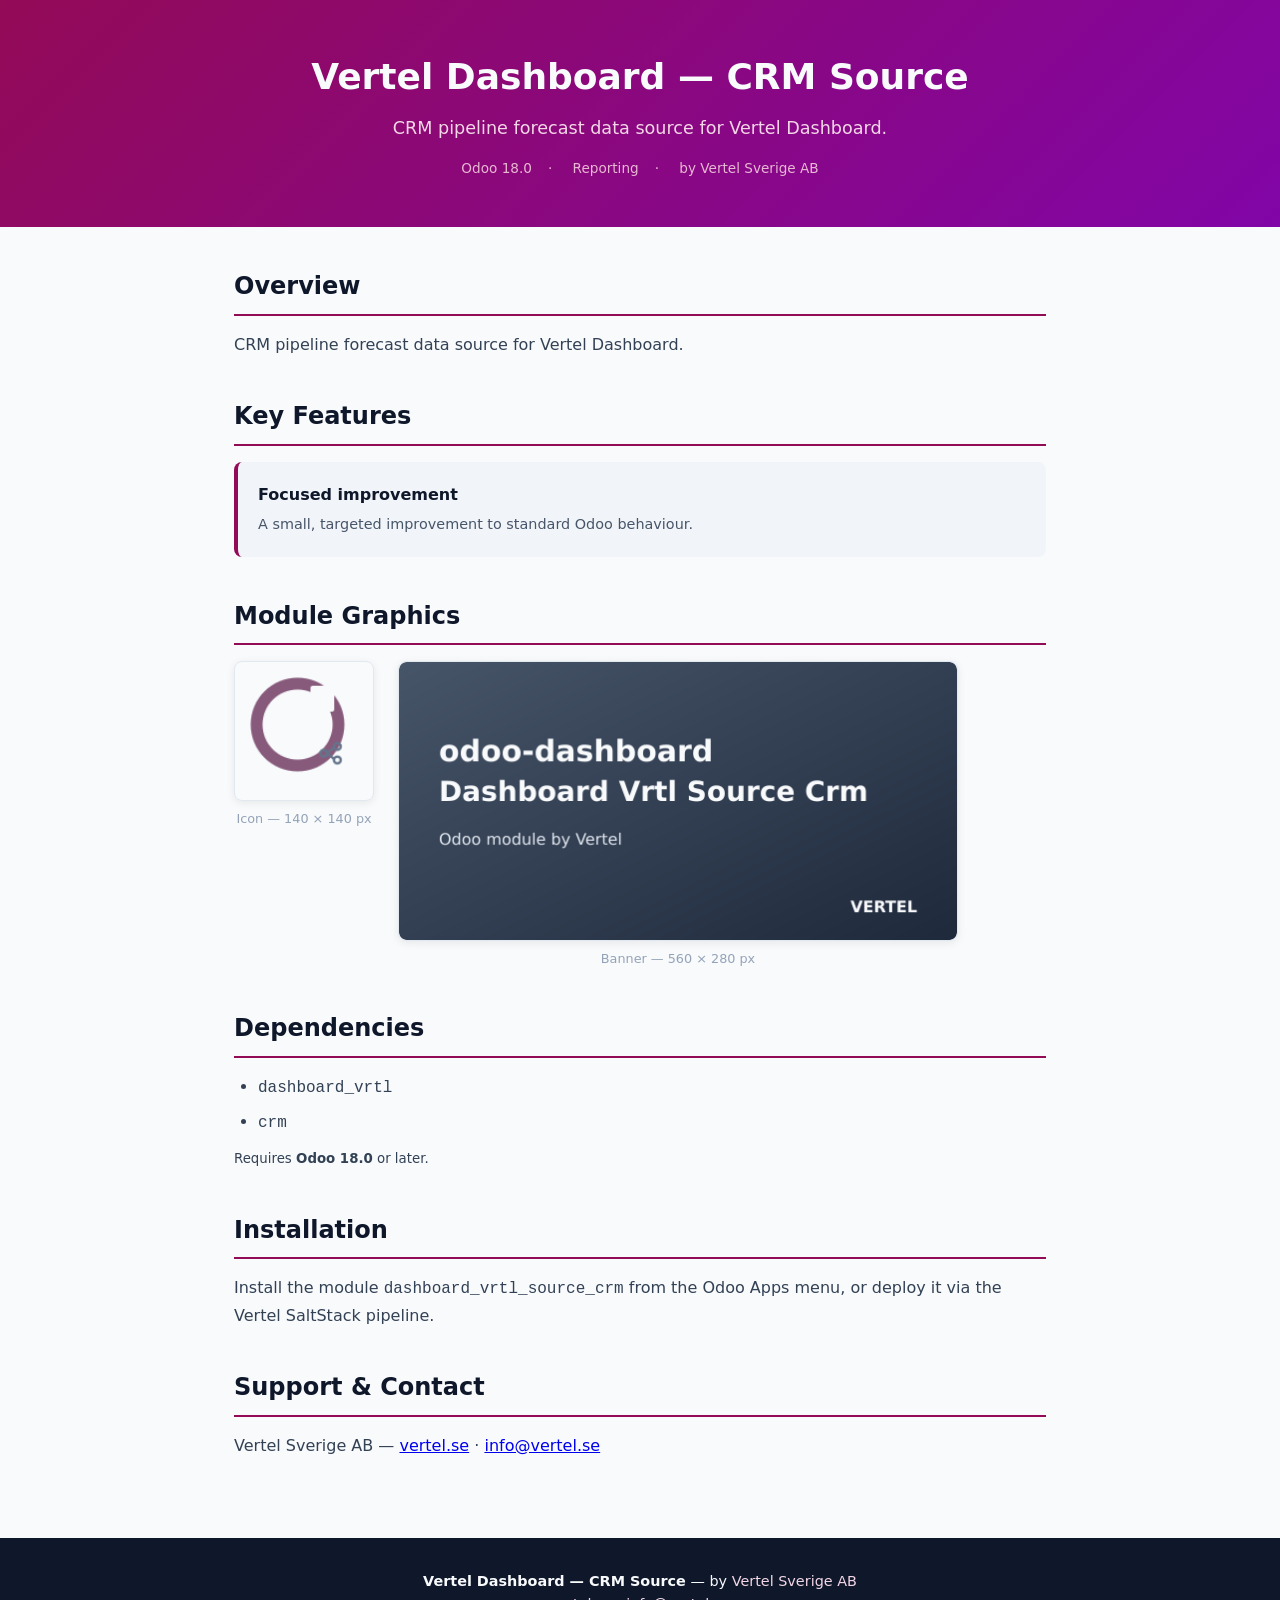
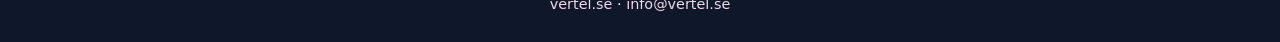
<file: dashboard_vrtl_source_crm/static/description/index.html>
<!DOCTYPE html>
<html lang="en">
<head>
  <meta charset="UTF-8">
  <meta name="viewport" content="width=device-width, initial-scale=1.0">
  <title>Vertel Dashboard — CRM Source &mdash; Vertel for Odoo</title>
  <style>
    :root { --navy:#0F172A; --darkBg:#1E293B; --white:#F8FAFC; --gray:#94A3B8;
             --lightGray:#E2E8F0; --brand:#930a57; --brand2:#8105a7; }
    * { margin:0; padding:0; box-sizing:border-box; }
    body { font-family:Inter,system-ui,-apple-system,sans-serif; color:var(--darkBg);
            background:var(--white); line-height:1.6; }
    .hero { background:linear-gradient(135deg,var(--brand),var(--brand2)); color:var(--white);
             padding:48px 32px; text-align:center; }
    .hero h1 { font-size:2.25rem; font-weight:800; margin-bottom:8px; }
    .hero .subtitle { font-size:1.1rem; color:#f3d7e6; }
    .hero .meta { margin-top:16px; font-size:0.85rem; color:#e8b8d2; }
    .hero .meta span { margin:0 8px; }
    .container { max-width:860px; margin:0 auto; padding:40px 24px; }
    section { margin-bottom:40px; }
    section h2 { font-size:1.5rem; font-weight:700; color:var(--navy);
                  margin-bottom:16px; padding-bottom:8px; border-bottom:2px solid var(--brand); }
    section p, section li { font-size:1rem; color:#334155; }
    section p { margin-bottom:12px; }
    section ul { padding-left:24px; }
    section li { margin-bottom:8px; }
    .feature-grid { display:grid; grid-template-columns:repeat(auto-fit,minmax(240px,1fr));
                     gap:16px; margin-top:16px; }
    .feature-card { background:#F1F5F9; border-radius:8px; padding:20px;
                     border-left:4px solid var(--brand); }
    .feature-card h4 { font-size:1rem; font-weight:600; color:var(--navy); margin-bottom:6px; }
    .feature-card p { font-size:0.9rem; color:#475569; margin:0; }
    .screenshots { display:flex; flex-wrap:wrap; gap:24px; align-items:flex-start; }
    .screenshots figure { margin:0; text-align:center; }
    .screenshots img { display:block; border-radius:8px;
                        box-shadow:0 2px 8px rgba(0,0,0,0.08);
                        border:1px solid var(--lightGray); }
    .screenshots figcaption { margin-top:8px; font-size:0.8rem; color:var(--gray); }
    footer { background:var(--navy); color:var(--white); text-align:center;
              padding:32px 24px; font-size:0.9rem; }
    footer a { color:#f3d7e6; text-decoration:none; }
  </style>
</head>
<body>
<div class="hero">
  <h1>Vertel Dashboard — CRM Source</h1>
  <p class="subtitle">CRM pipeline forecast data source for Vertel Dashboard.</p>
  <div class="meta">
    <span>Odoo 18.0</span><span>&middot;</span>
    <span>Reporting</span><span>&middot;</span>
    <span>by Vertel Sverige AB</span>
  </div>
</div>
<div class="container">
  <section id="overview">
    <h2>Overview</h2>
    <p>CRM pipeline forecast data source for Vertel Dashboard.</p>
  </section>
  <section id="features">
    <h2>Key Features</h2>
    <div class="feature-grid">
      <div class="feature-card"><h4>Focused improvement</h4><p>A small, targeted improvement to standard Odoo behaviour.</p></div>
    </div>
  </section>
  <section id="screenshots">
    <h2>Module Graphics</h2>
    <div class="screenshots">
      <figure>
        <img src="icon.png" alt="Vertel Dashboard — CRM Source icon" width="140" height="140">
        <figcaption>Icon &mdash; 140 &times; 140 px</figcaption>
      </figure>
      <figure>
        <img src="banner.png" alt="Vertel Dashboard — CRM Source banner" width="560" height="280">
        <figcaption>Banner &mdash; 560 &times; 280 px</figcaption>
      </figure>
    </div>
  </section>
  <section id="dependencies">
    <h2>Dependencies</h2>
    <ul><li><code>dashboard_vrtl</code></li><li><code>crm</code></li></ul>
    <p><small>Requires <strong>Odoo 18.0</strong> or later.</small></p>
  </section>
  <section id="installation">
    <h2>Installation</h2>
    <p>Install the module <code>dashboard_vrtl_source_crm</code> from the Odoo Apps menu,
       or deploy it via the Vertel SaltStack pipeline.</p>
  </section>
  <section id="support">
    <h2>Support &amp; Contact</h2>
    <p>Vertel Sverige AB &mdash; <a href="https://vertel.se">vertel.se</a> &middot;
       <a href="mailto:info@vertel.se">info@vertel.se</a></p>
  </section>
</div>
<footer>
  <p><strong>Vertel Dashboard — CRM Source</strong> &mdash; by <a href="https://vertel.se">Vertel Sverige AB</a></p>
  <p><a href="https://vertel.se">vertel.se</a> &middot;
     <a href="mailto:info@vertel.se">info@vertel.se</a></p>
</footer>
</body>
</html>
</file>
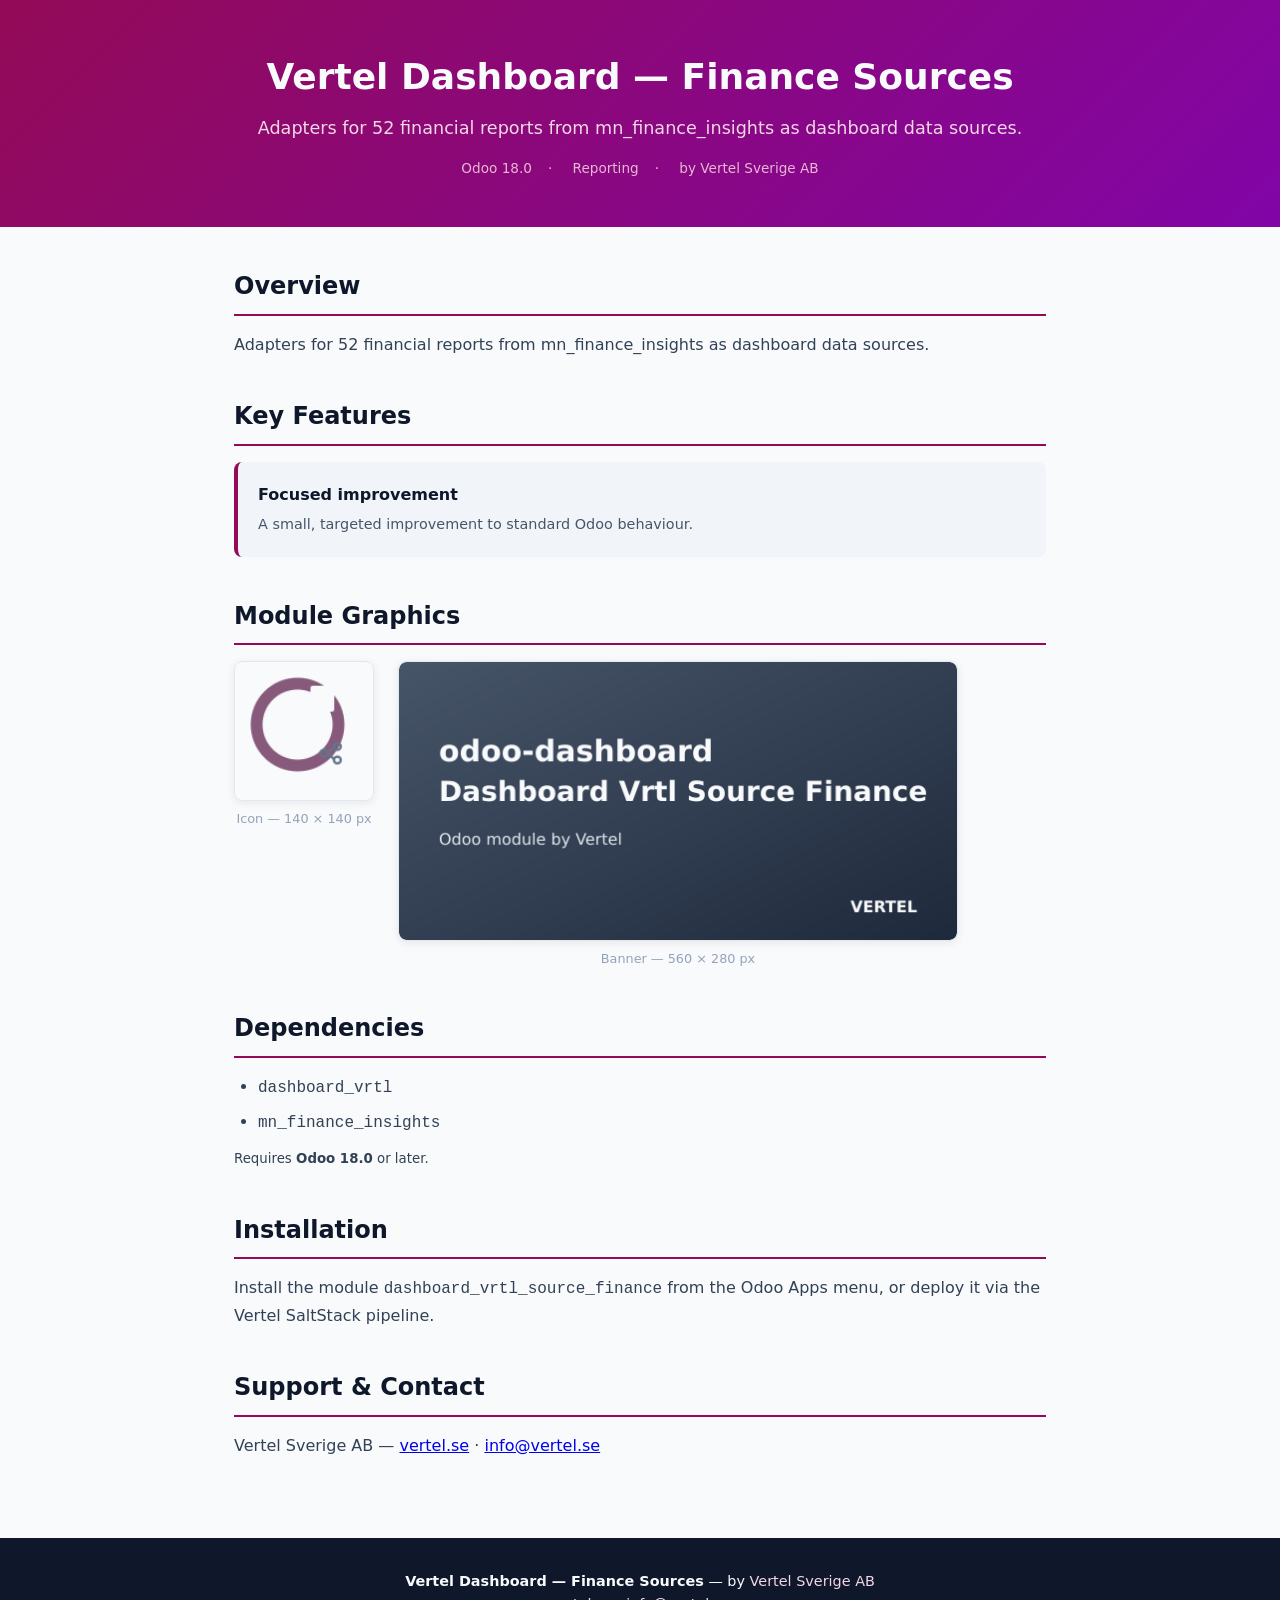
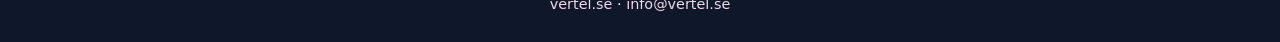
<file: dashboard_vrtl_source_finance/static/description/index.html>
<!DOCTYPE html>
<html lang="en">
<head>
  <meta charset="UTF-8">
  <meta name="viewport" content="width=device-width, initial-scale=1.0">
  <title>Vertel Dashboard — Finance Sources &mdash; Vertel for Odoo</title>
  <style>
    :root { --navy:#0F172A; --darkBg:#1E293B; --white:#F8FAFC; --gray:#94A3B8;
             --lightGray:#E2E8F0; --brand:#930a57; --brand2:#8105a7; }
    * { margin:0; padding:0; box-sizing:border-box; }
    body { font-family:Inter,system-ui,-apple-system,sans-serif; color:var(--darkBg);
            background:var(--white); line-height:1.6; }
    .hero { background:linear-gradient(135deg,var(--brand),var(--brand2)); color:var(--white);
             padding:48px 32px; text-align:center; }
    .hero h1 { font-size:2.25rem; font-weight:800; margin-bottom:8px; }
    .hero .subtitle { font-size:1.1rem; color:#f3d7e6; }
    .hero .meta { margin-top:16px; font-size:0.85rem; color:#e8b8d2; }
    .hero .meta span { margin:0 8px; }
    .container { max-width:860px; margin:0 auto; padding:40px 24px; }
    section { margin-bottom:40px; }
    section h2 { font-size:1.5rem; font-weight:700; color:var(--navy);
                  margin-bottom:16px; padding-bottom:8px; border-bottom:2px solid var(--brand); }
    section p, section li { font-size:1rem; color:#334155; }
    section p { margin-bottom:12px; }
    section ul { padding-left:24px; }
    section li { margin-bottom:8px; }
    .feature-grid { display:grid; grid-template-columns:repeat(auto-fit,minmax(240px,1fr));
                     gap:16px; margin-top:16px; }
    .feature-card { background:#F1F5F9; border-radius:8px; padding:20px;
                     border-left:4px solid var(--brand); }
    .feature-card h4 { font-size:1rem; font-weight:600; color:var(--navy); margin-bottom:6px; }
    .feature-card p { font-size:0.9rem; color:#475569; margin:0; }
    .screenshots { display:flex; flex-wrap:wrap; gap:24px; align-items:flex-start; }
    .screenshots figure { margin:0; text-align:center; }
    .screenshots img { display:block; border-radius:8px;
                        box-shadow:0 2px 8px rgba(0,0,0,0.08);
                        border:1px solid var(--lightGray); }
    .screenshots figcaption { margin-top:8px; font-size:0.8rem; color:var(--gray); }
    footer { background:var(--navy); color:var(--white); text-align:center;
              padding:32px 24px; font-size:0.9rem; }
    footer a { color:#f3d7e6; text-decoration:none; }
  </style>
</head>
<body>
<div class="hero">
  <h1>Vertel Dashboard — Finance Sources</h1>
  <p class="subtitle">Adapters for 52 financial reports from mn_finance_insights as dashboard data sources.</p>
  <div class="meta">
    <span>Odoo 18.0</span><span>&middot;</span>
    <span>Reporting</span><span>&middot;</span>
    <span>by Vertel Sverige AB</span>
  </div>
</div>
<div class="container">
  <section id="overview">
    <h2>Overview</h2>
    <p>Adapters for 52 financial reports from mn_finance_insights as dashboard data sources.</p>
  </section>
  <section id="features">
    <h2>Key Features</h2>
    <div class="feature-grid">
      <div class="feature-card"><h4>Focused improvement</h4><p>A small, targeted improvement to standard Odoo behaviour.</p></div>
    </div>
  </section>
  <section id="screenshots">
    <h2>Module Graphics</h2>
    <div class="screenshots">
      <figure>
        <img src="icon.png" alt="Vertel Dashboard — Finance Sources icon" width="140" height="140">
        <figcaption>Icon &mdash; 140 &times; 140 px</figcaption>
      </figure>
      <figure>
        <img src="banner.png" alt="Vertel Dashboard — Finance Sources banner" width="560" height="280">
        <figcaption>Banner &mdash; 560 &times; 280 px</figcaption>
      </figure>
    </div>
  </section>
  <section id="dependencies">
    <h2>Dependencies</h2>
    <ul><li><code>dashboard_vrtl</code></li><li><code>mn_finance_insights</code></li></ul>
    <p><small>Requires <strong>Odoo 18.0</strong> or later.</small></p>
  </section>
  <section id="installation">
    <h2>Installation</h2>
    <p>Install the module <code>dashboard_vrtl_source_finance</code> from the Odoo Apps menu,
       or deploy it via the Vertel SaltStack pipeline.</p>
  </section>
  <section id="support">
    <h2>Support &amp; Contact</h2>
    <p>Vertel Sverige AB &mdash; <a href="https://vertel.se">vertel.se</a> &middot;
       <a href="mailto:info@vertel.se">info@vertel.se</a></p>
  </section>
</div>
<footer>
  <p><strong>Vertel Dashboard — Finance Sources</strong> &mdash; by <a href="https://vertel.se">Vertel Sverige AB</a></p>
  <p><a href="https://vertel.se">vertel.se</a> &middot;
     <a href="mailto:info@vertel.se">info@vertel.se</a></p>
</footer>
</body>
</html>
</file>
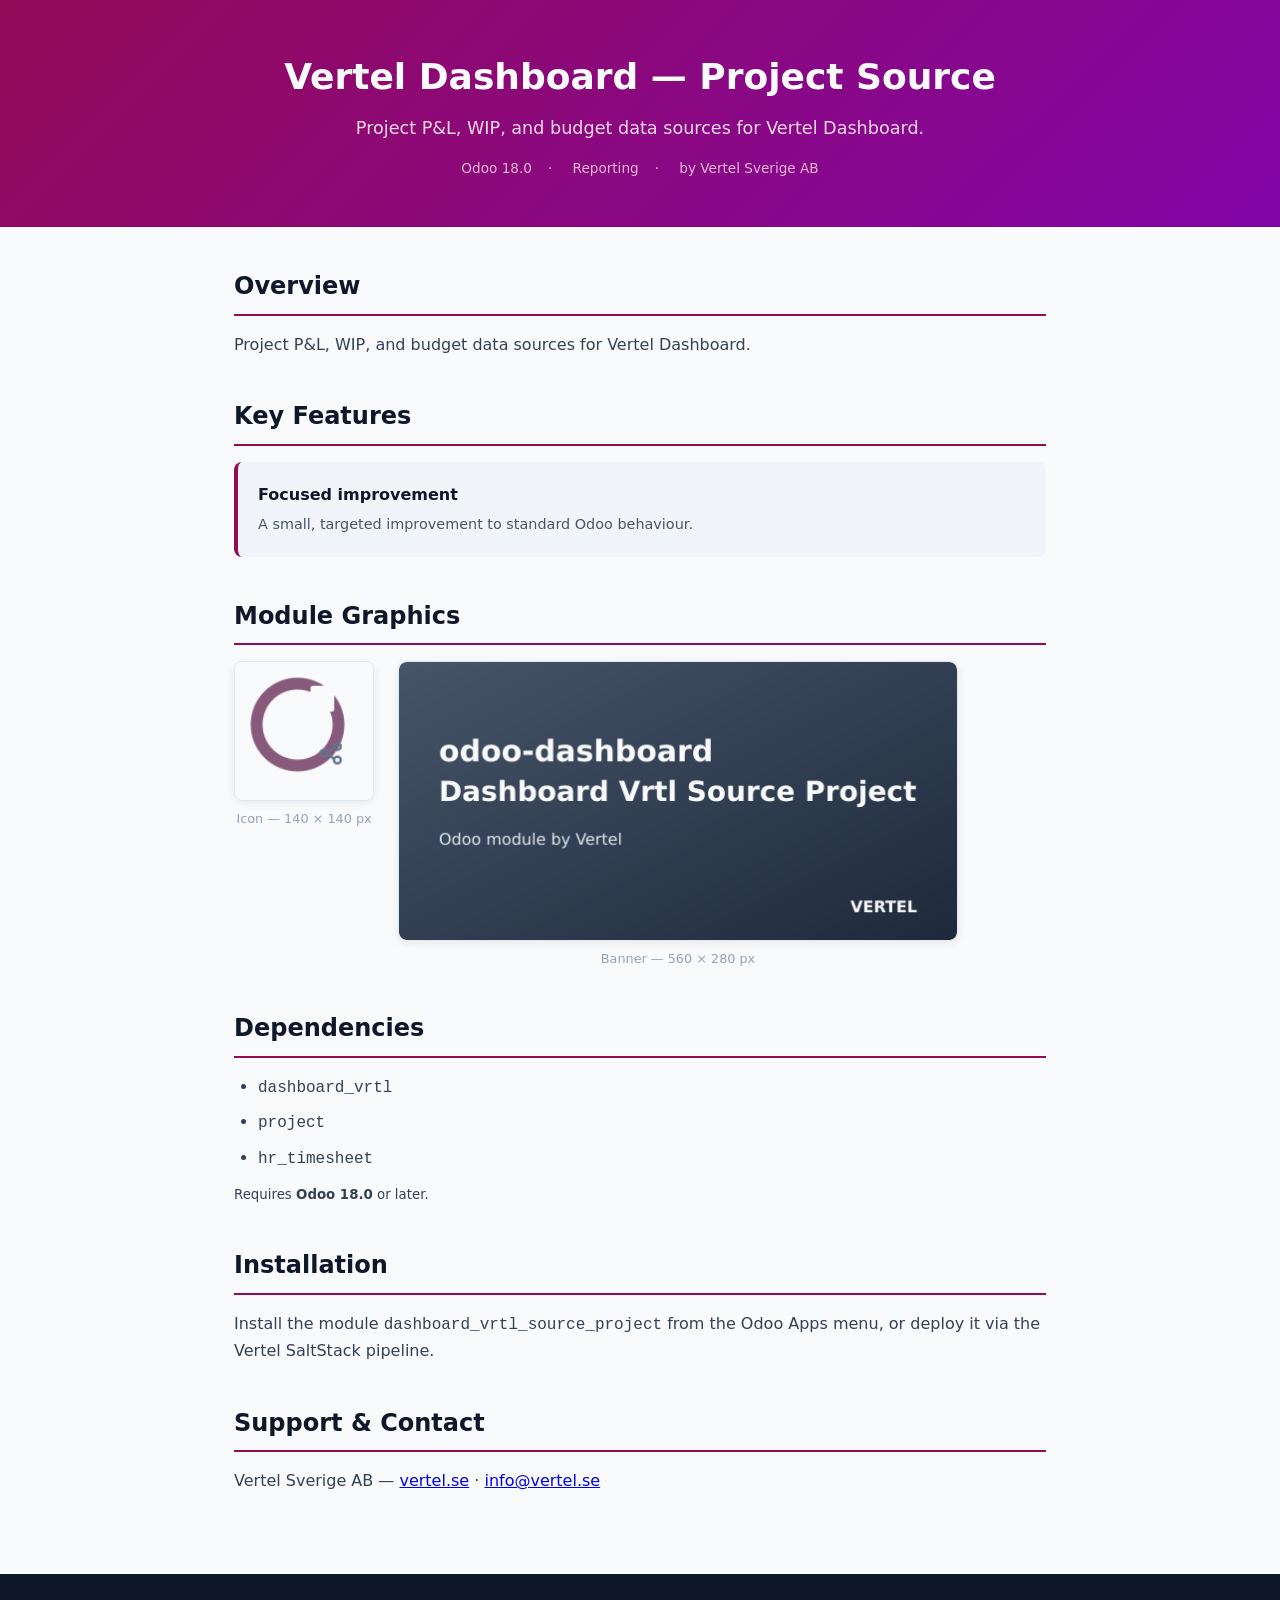
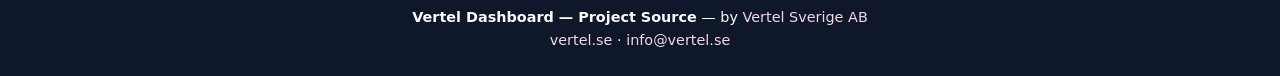
<file: dashboard_vrtl_source_project/static/description/index.html>
<!DOCTYPE html>
<html lang="en">
<head>
  <meta charset="UTF-8">
  <meta name="viewport" content="width=device-width, initial-scale=1.0">
  <title>Vertel Dashboard — Project Source &mdash; Vertel for Odoo</title>
  <style>
    :root { --navy:#0F172A; --darkBg:#1E293B; --white:#F8FAFC; --gray:#94A3B8;
             --lightGray:#E2E8F0; --brand:#930a57; --brand2:#8105a7; }
    * { margin:0; padding:0; box-sizing:border-box; }
    body { font-family:Inter,system-ui,-apple-system,sans-serif; color:var(--darkBg);
            background:var(--white); line-height:1.6; }
    .hero { background:linear-gradient(135deg,var(--brand),var(--brand2)); color:var(--white);
             padding:48px 32px; text-align:center; }
    .hero h1 { font-size:2.25rem; font-weight:800; margin-bottom:8px; }
    .hero .subtitle { font-size:1.1rem; color:#f3d7e6; }
    .hero .meta { margin-top:16px; font-size:0.85rem; color:#e8b8d2; }
    .hero .meta span { margin:0 8px; }
    .container { max-width:860px; margin:0 auto; padding:40px 24px; }
    section { margin-bottom:40px; }
    section h2 { font-size:1.5rem; font-weight:700; color:var(--navy);
                  margin-bottom:16px; padding-bottom:8px; border-bottom:2px solid var(--brand); }
    section p, section li { font-size:1rem; color:#334155; }
    section p { margin-bottom:12px; }
    section ul { padding-left:24px; }
    section li { margin-bottom:8px; }
    .feature-grid { display:grid; grid-template-columns:repeat(auto-fit,minmax(240px,1fr));
                     gap:16px; margin-top:16px; }
    .feature-card { background:#F1F5F9; border-radius:8px; padding:20px;
                     border-left:4px solid var(--brand); }
    .feature-card h4 { font-size:1rem; font-weight:600; color:var(--navy); margin-bottom:6px; }
    .feature-card p { font-size:0.9rem; color:#475569; margin:0; }
    .screenshots { display:flex; flex-wrap:wrap; gap:24px; align-items:flex-start; }
    .screenshots figure { margin:0; text-align:center; }
    .screenshots img { display:block; border-radius:8px;
                        box-shadow:0 2px 8px rgba(0,0,0,0.08);
                        border:1px solid var(--lightGray); }
    .screenshots figcaption { margin-top:8px; font-size:0.8rem; color:var(--gray); }
    footer { background:var(--navy); color:var(--white); text-align:center;
              padding:32px 24px; font-size:0.9rem; }
    footer a { color:#f3d7e6; text-decoration:none; }
  </style>
</head>
<body>
<div class="hero">
  <h1>Vertel Dashboard — Project Source</h1>
  <p class="subtitle">Project P&amp;L, WIP, and budget data sources for Vertel Dashboard.</p>
  <div class="meta">
    <span>Odoo 18.0</span><span>&middot;</span>
    <span>Reporting</span><span>&middot;</span>
    <span>by Vertel Sverige AB</span>
  </div>
</div>
<div class="container">
  <section id="overview">
    <h2>Overview</h2>
    <p>Project P&amp;L, WIP, and budget data sources for Vertel Dashboard.</p>
  </section>
  <section id="features">
    <h2>Key Features</h2>
    <div class="feature-grid">
      <div class="feature-card"><h4>Focused improvement</h4><p>A small, targeted improvement to standard Odoo behaviour.</p></div>
    </div>
  </section>
  <section id="screenshots">
    <h2>Module Graphics</h2>
    <div class="screenshots">
      <figure>
        <img src="icon.png" alt="Vertel Dashboard — Project Source icon" width="140" height="140">
        <figcaption>Icon &mdash; 140 &times; 140 px</figcaption>
      </figure>
      <figure>
        <img src="banner.png" alt="Vertel Dashboard — Project Source banner" width="560" height="280">
        <figcaption>Banner &mdash; 560 &times; 280 px</figcaption>
      </figure>
    </div>
  </section>
  <section id="dependencies">
    <h2>Dependencies</h2>
    <ul><li><code>dashboard_vrtl</code></li><li><code>project</code></li><li><code>hr_timesheet</code></li></ul>
    <p><small>Requires <strong>Odoo 18.0</strong> or later.</small></p>
  </section>
  <section id="installation">
    <h2>Installation</h2>
    <p>Install the module <code>dashboard_vrtl_source_project</code> from the Odoo Apps menu,
       or deploy it via the Vertel SaltStack pipeline.</p>
  </section>
  <section id="support">
    <h2>Support &amp; Contact</h2>
    <p>Vertel Sverige AB &mdash; <a href="https://vertel.se">vertel.se</a> &middot;
       <a href="mailto:info@vertel.se">info@vertel.se</a></p>
  </section>
</div>
<footer>
  <p><strong>Vertel Dashboard — Project Source</strong> &mdash; by <a href="https://vertel.se">Vertel Sverige AB</a></p>
  <p><a href="https://vertel.se">vertel.se</a> &middot;
     <a href="mailto:info@vertel.se">info@vertel.se</a></p>
</footer>
</body>
</html>
</file>
